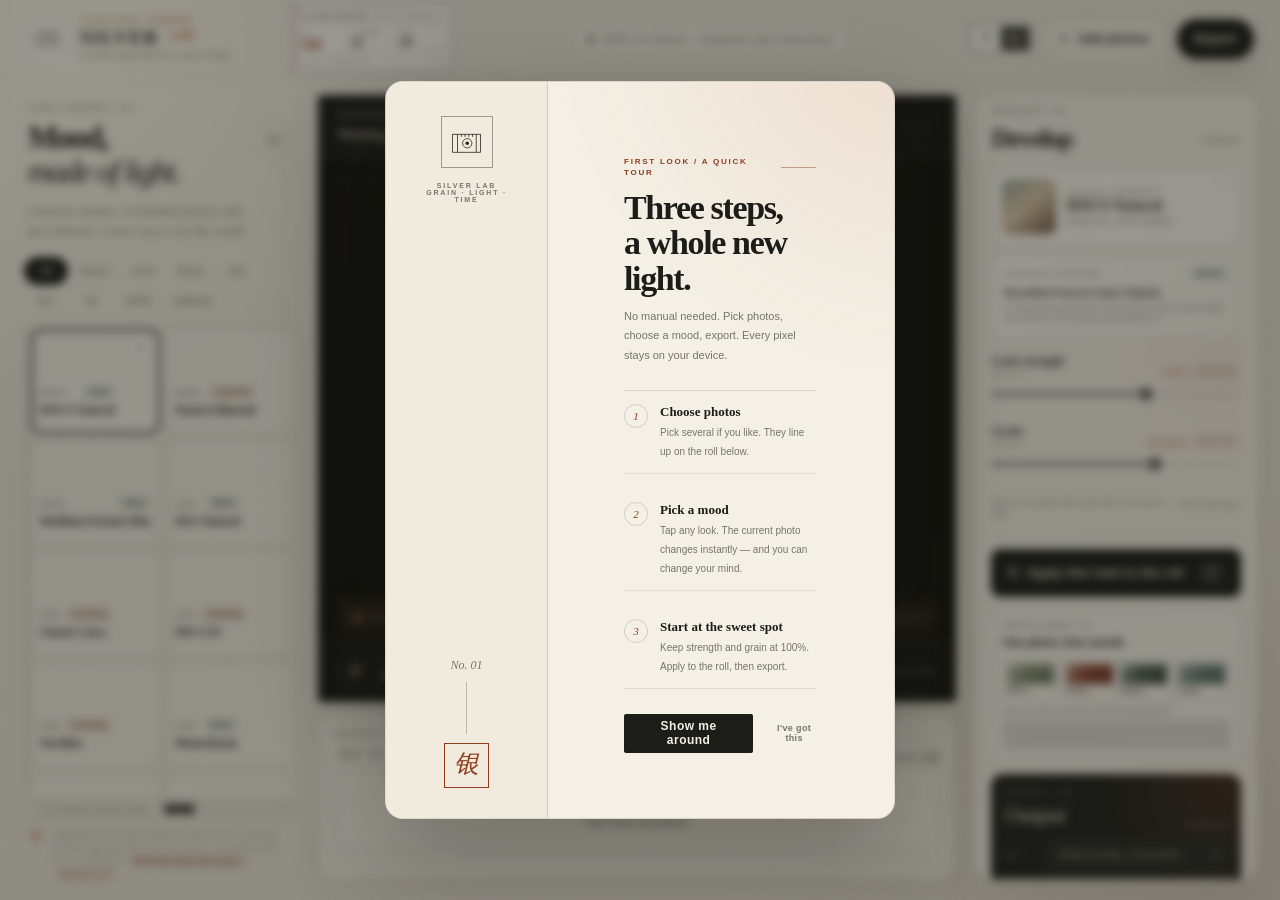
<file: index.html>
<!doctype html>
<html lang="zh-CN">
  <head>
    <meta charset="UTF-8" />
    <meta name="viewport" content="width=device-width, initial-scale=1.0" />
    <meta
      name="description"
      content="银盐调色台：在本地为一批照片快速套用哈苏、徕卡、理光、富士、大疆哈苏、小米徕卡、OPPO哈苏与专业软件影调。"
    />
    <meta property="og:type" content="website" />
    <meta property="og:url" content="https://jasonhongk.github.io/silver-color-lab/" />
    <meta property="og:locale" content="zh_CN" />
    <meta property="og:site_name" content="银盐调色台" />
    <meta property="og:title" content="银盐调色台 · 34 种相机气质" />
    <meta
      property="og:description"
      content="一批照片，一次套上哈苏、徕卡、理光、富士、大疆哈苏与联名手机影调。照片只在浏览器本地处理。"
    />
    <meta
      property="og:image"
      content="https://jasonhongk.github.io/silver-color-lab/og-cover.jpg"
    />
    <meta property="og:image:width" content="1200" />
    <meta property="og:image:height" content="630" />
    <meta property="og:image:alt" content="银盐调色台 34 种相机气质" />
    <meta name="twitter:card" content="summary_large_image" />
    <meta name="twitter:title" content="银盐调色台 · 34 种相机气质" />
    <meta
      name="twitter:description"
      content="一批照片，一次套上哈苏、徕卡、理光、富士、大疆哈苏与联名手机影调。照片只在浏览器本地处理。"
    />
    <meta
      name="twitter:image"
      content="https://jasonhongk.github.io/silver-color-lab/og-cover.jpg"
    />
    <meta name="theme-color" content="#e9e4d8" />
    <title>银盐调色台 · 胶片气质实验室</title>
    <link rel="canonical" href="https://jasonhongk.github.io/silver-color-lab/" />
    <link rel="icon" href="data:image/svg+xml,%3Csvg xmlns='http://www.w3.org/2000/svg' viewBox='0 0 64 64'%3E%3Crect width='64' height='64' rx='14' fill='%231c1c19'/%3E%3Crect x='8' y='16' width='48' height='34' rx='5' fill='%23e9e4d8'/%3E%3Cpath d='M17 16v34M23 16v5M29 16v5M35 16v5M41 16v5M47 16v34' stroke='%231c1c19' stroke-width='3'/%3E%3Ccircle cx='32' cy='33' r='10' fill='%23c16b36'/%3E%3Ccircle cx='32' cy='33' r='5' fill='%231c1c19'/%3E%3C/svg%3E" />
    <link rel="apple-touch-icon" href="icon-192.png" />
    <link rel="manifest" href="site.webmanifest" />
    <style>
      /* First paint: a small darkroom curtain covers the page until the
         packed theme arrives, so there is no flash of an unstyled shell. */
      html, body { margin: 0; min-height: 100%; background: #e9e4d8; color: #1c1d19; }
      .app-shell { min-height: 100vh; }
      .topbar { height: 92px; border-bottom: 1px solid rgba(28, 29, 25, 0.18); }
      .app-shell { opacity: 1; transition: opacity 280ms ease; }
      .booting .app-shell { opacity: 0; visibility: hidden; }
      .boot-veil { position: fixed; z-index: 300; inset: 0; display: grid; place-content: center; justify-items: center; gap: 16px; color: #24231e; background: #e9e4d8; transition: opacity 360ms ease, visibility 360ms ease; }
      .boot-veil-mark { width: 54px; height: 54px; }
      .boot-veil-mark svg { display: block; width: 100%; height: 100%; }
      .boot-veil-copy { display: grid; justify-items: center; gap: 5px; font: 500 28px/1 "Songti SC", "STSong", serif; letter-spacing: 0.05em; }
      .boot-veil-copy b { font-weight: 500; }
      .boot-veil-copy i { color: #ba5b2e; font: italic 700 14px/1 "Avenir Next", "Futura", sans-serif; letter-spacing: 0.1em; }
      .boot-veil-copy small { color: #777469; font: 700 7px/1.3 "Avenir Next", "Futura", sans-serif; letter-spacing: 0.24em; }
      .boot-veil-rule { width: 72px; height: 1px; background: #ba5b2e; opacity: 0.85; transform-origin: left; animation: boot-rule 1.2s ease-in-out infinite; }
      .boot-veil-watch { margin-top: 4px; color: #8d8a7e; font: 600 9px/1.4 "Avenir Next", "Futura", "PingFang SC", sans-serif; letter-spacing: 0.06em; }
      html[data-lang="en"] .boot-veil-watch-zh, html:not([data-lang="en"]) .boot-veil-watch-en { display: none; }
      .boot-veil.is-gone { visibility: hidden; opacity: 0; }
      .boot-veil.markup-failed { display: none; }
      @keyframes boot-rule { 0% { transform: scaleX(0.15); } 60% { transform: scaleX(1); } 100% { transform: scaleX(1); } }
      @media (prefers-reduced-motion: reduce) { .boot-veil-rule { animation: none; } }
    </style>
    <script src="theme-boot.js?v=20261029e"></script>
    <!-- Warm the script the darkroom needs at once, without turning it into
         a render-blocking request; the deferred tag reuses the response. -->
    <link rel="preload" href="app.min.js?v=20261029e" as="script" fetchpriority="high" />
    <link rel="preload" href="i18n.js?v=20261029e" as="script" />
    <!-- One packed theme file: a single request for base + polish + guide styles. -->
    <link rel="stylesheet" href="theme.min.css?v=20261029e" />
  </head>
  <body class="booting">
    <noscript><style>body.booting .app-shell { opacity: 1; visibility: visible; } .boot-veil { display: none; }</style></noscript>

    <div id="bootVeil" class="boot-veil" role="status" aria-label="正在进入暗房">
      <span class="boot-veil-mark" aria-hidden="true">
        <svg viewBox="0 0 44 44"><rect x="3.5" y="11" width="37" height="24" fill="none" stroke="currentColor" /><path d="M10 11v24M15 11v3.5M20 11v3.5M25 11v3.5M30 11v3.5M35 11v24" fill="none" stroke="currentColor" /><circle cx="23" cy="23" r="6.2" fill="none" stroke="currentColor" /><circle cx="23" cy="23" r="2.2" fill="currentColor" /></svg>
      </span>
      <span class="boot-veil-copy">
        <b>银盐 <i>LAB</i></b>
        <small>SILVER HALIDE · DARKROOM</small>
      </span>
      <span class="boot-veil-rule" aria-hidden="true"></span>
      <span class="boot-veil-watch"><span class="boot-veil-watch-zh">正在打开暗房…</span><span class="boot-veil-watch-en">Opening the darkroom…</span></span>
    </div>

    <div class="page-grain" aria-hidden="true"></div>

    <div class="app-shell">
      <header class="topbar">
        <a class="brand" href="#" aria-label="银盐调色台首页" title="回到开头">
          <span class="brand-mark" aria-hidden="true">
            <svg viewBox="0 0 44 44" role="img">
              <rect x="3.5" y="11" width="37" height="24" fill="none" stroke="currentColor" />
              <path d="M10 11v24M15 11v3.5M20 11v3.5M25 11v3.5M30 11v3.5M35 11v24" fill="none" stroke="currentColor" />
              <circle cx="23" cy="23" r="6.2" fill="none" stroke="currentColor" />
              <circle cx="23" cy="23" r="2.2" fill="currentColor" />
            </svg>
          </span>
          <span class="brand-lockup">
            <span class="brand-copy">
              <span class="brand-name"><span data-i18n="brand.name">银盐</span> <i>LAB</i></span>
              <span class="brand-subtitle" data-i18n="brand.subtitle">胶片气质调色台</span>
            </span>
          </span>
        </a>

        <!-- A film-box end label: stock, ISO, exposure latitude and the
             number of exposures in the roll, laid out like real packaging. -->
        <span class="film-box-tag" aria-hidden="true">
          <span class="film-tag-notch"></span>
          <span class="film-tag-row">
            <span class="film-stock-name" data-i18n="film.stock">SILVER HALIDE</span>
            <span class="film-stock-type" data-i18n="film.type">BLACK &amp; WHITE</span>
          </span>
          <span class="film-tag-row film-tag-spec">
            <span class="film-iso"><em>ISO</em><b>400</b></span>
            <span class="film-lat"><em data-i18n="film.lat">LATITUDE</em><b>±2</b></span>
            <span class="film-exp"><em data-i18n="film.exp">EXP</em><b>36</b></span>
          </span>
          <span class="film-tag-foot" data-i18n="film.foot">SB-400 · 36 EXP · DX</span>
        </span>

        <div class="privacy-pill">
          <span class="privacy-dot"></span>
          <span data-i18n="privacy">全本地处理 · 原片不上传</span>
        </div>

        <div class="top-actions">
          <div class="lang-wrap">
            <div class="lang-switch" role="group" aria-label="界面语言 / Interface language">
              <span class="lang-thumb" aria-hidden="true"></span>
              <button class="lang-option is-active" type="button" data-lang="zh" aria-pressed="true"><span>中</span></button>
              <button class="lang-option" type="button" data-lang="en" aria-pressed="false">EN</button>
            </div>
          </div>
          <button class="button button-quiet" id="addPhotosTop" type="button">
            <span aria-hidden="true">＋</span> <span data-i18n="top.add">添加照片</span>
          </button>
          <button class="button button-ink" id="exportTop" type="button">
            <span data-i18n="top.export">导出成片</span>
          </button>
        </div>
      </header>

      <main class="workspace">
        <aside class="library-panel" aria-labelledby="libraryTitle">
          <div class="panel-intro reveal reveal-1">
            <p class="eyebrow" data-i18n="library.eyebrow">LOOK LIBRARY / 01</p>
            <div class="intro-line">
              <h1 id="libraryTitle" class="title-cn">味道，<br />来自光。</h1>
              <h1 class="title-en">Mood,<br /><em>made of light.</em></h1>
              <span class="look-total" id="lookTotal">34</span>
            </div>
            <p class="panel-desc" data-i18n="library.desc">相机、无人机、联名手机与专业软件，换一套看世界的方式。</p>
          </div>

          <div class="brand-tabs reveal reveal-2" id="brandTabs" role="tablist" aria-label="相机风格分类">
            <button class="brand-tab active" data-brand="all" type="button" role="tab" aria-selected="true" data-i18n="brand.all">全部</button>
            <button class="brand-tab" data-brand="hasselblad" type="button" role="tab" aria-selected="false" data-i18n="brand.hasselblad">哈苏</button>
            <button class="brand-tab" data-brand="leica" type="button" role="tab" aria-selected="false" data-i18n="brand.leica">徕卡</button>
            <button class="brand-tab" data-brand="ricoh" type="button" role="tab" aria-selected="false" data-i18n="brand.ricoh">理光</button>
            <button class="brand-tab" data-brand="fujifilm" type="button" role="tab" aria-selected="false" data-i18n="brand.fujifilm">富士</button>
            <button class="brand-tab" data-brand="dji" type="button" role="tab" aria-selected="false" data-i18n="brand.dji">大疆</button>
            <button class="brand-tab" data-brand="xiaomi" type="button" role="tab" aria-selected="false" data-i18n="brand.xiaomi">小米</button>
            <button class="brand-tab" data-brand="oppo" type="button" role="tab" aria-selected="false" data-i18n="brand.oppo">OPPO</button>
            <button class="brand-tab" data-brand="software" type="button" role="tab" aria-selected="false" data-i18n="brand.software">软件</button>
          </div>

          <div class="look-reel" id="lookReel">
            <div class="preset-grid reveal reveal-3" id="presetGrid" role="list" aria-label="调色风格"></div>
            <div class="shelf-scroll" id="shelfScroll">
              <span class="shelf-scroll-label" id="shelfScrollLabel" data-i18n="library.dragHint">按住胶片 · 上下拖动</span>
              <span class="shelf-scroll-track" aria-hidden="true"><i id="shelfScrollThumb"></i></span>
            </div>
          </div>

          <div class="library-foot reveal reveal-4">
            <span class="library-foot-mark">※</span>
            <p>
              <span data-i18n="library.disclaimer">依据公开官方描述、联名工作流与民间经典取向独立调色，并非品牌官方 LUT 或认证。</span>
              <a class="basis-link" href="about.html" target="_blank" rel="noreferrer"><span data-i18n="library.basis">查看调色依据</span> ↗</a>
              <button class="basis-link guide-replay" id="guideReplay" type="button" data-i18n="library.replay">再看一遍用法</button>
            </p>
          </div>
        </aside>

        <section class="studio" aria-label="调色预览工作区">
          <div class="stage-card reveal reveal-2" id="dropZone">
            <div class="stage-head">
              <div class="stage-title">
                <span class="eyebrow" data-i18n="stage.eyebrow">DARKROOM / 02</span>
                <div class="filename-row">
                  <strong id="currentFilename" data-i18n="stage.waiting">等待照片</strong>
                  <span class="file-dimension" id="currentDimension">JPG · PNG · WebP</span>
                </div>
              </div>
              <div class="stage-tools">
                  <button class="stage-add-photo" id="stageHeadAdd" type="button" aria-label="添加照片" data-i18n-aria="mobile.addPhoto">
                    <svg viewBox="0 0 16 16" aria-hidden="true"><path d="M8 3v10M3 8h10" /></svg>
                    <span data-i18n="mobile.addPhoto">加照片</span>
                  </button>
                <button class="icon-button" id="prevPhoto" type="button" aria-label="上一张照片" data-i18n-aria="stage.prev" disabled>
                  <svg viewBox="0 0 24 24" aria-hidden="true"><path d="m14.5 5-7 7 7 7" /></svg>
                </button>
                <span class="photo-counter" id="photoCounter">00 / 00</span>
                <button class="icon-button" id="nextPhoto" type="button" aria-label="下一张照片" data-i18n-aria="stage.next" disabled>
                  <svg viewBox="0 0 24 24" aria-hidden="true"><path d="m9.5 5 7 7-7 7" /></svg>
                </button>
              </div>
            </div>

            <section class="mobile-look-dock" id="mobileLookDock" aria-label="选择调色风格">
              <div class="mobile-dock-head">
                <span class="eyebrow" data-i18n="dock.eyebrow">LOOKS / 随手换一套</span>
                <span class="mobile-dock-count" id="mobileDockCount">34 looks</span>
              </div>
              <div class="mobile-dock-body">
                <div class="mobile-brand-tabs" id="mobileBrandTabs" role="tablist" aria-label="相机风格分类"></div>
                <div class="mobile-look-rail" id="mobileLookRail" role="list"></div>
              </div>
            </section>

            <div class="stage" id="stage">
              <div class="empty-state" id="emptyState">
                <div class="empty-visual" aria-hidden="true">
                  <span class="empty-frame frame-back"></span>
                  <span class="empty-frame frame-mid"></span>
                  <span class="empty-frame frame-front">
                    <span class="empty-lens"></span>
                    <span class="empty-light"></span>
                  </span>
                </div>
                <p class="eyebrow" data-i18n="empty.eyebrow">DROP YOUR MOMENTS HERE</p>
                <h2 data-i18n="empty.title">把照片放进暗房</h2>
                <p class="empty-copy" data-i18n="empty.copy">可以一次选多张。选好后，挑一种气质，再按“套到全部”。</p>
                <button class="button button-accent button-large" id="emptyAdd" type="button">
                  <svg class="button-photo-icon" viewBox="0 0 20 16" aria-hidden="true">
                    <path d="M1 4h4l1.5-2h7L15 4h4v11H1Z" />
                    <circle cx="10" cy="9.5" r="3.2" />
                  </svg>
                  <span data-i18n="empty.choose">选择照片</span>
                </button>
                <div class="format-note">
                  <span data-i18n="empty.local">本地读取</span>
                  <span data-i18n="empty.batch">批量处理</span>
                  <span data-i18n="empty.original">不损原片</span>
                </div>
              </div>

              <div class="preview-wrap" id="previewWrap" hidden>
                <div class="preview-zoom" id="previewZoom">
                  <div class="preview-zoom-layer" id="previewZoomLayer">
                    <canvas id="beforeCanvas" aria-label="原片预览" data-i18n-aria="preview.before"></canvas>
                    <div class="preview-zoom-after">
                      <canvas class="after-canvas" id="afterCanvas" aria-label="调色后预览" data-i18n-aria="preview.after"></canvas>
                    </div>
                    <span class="corner-label corner-label-left">AFTER</span>
                    <span class="corner-label corner-label-right">BEFORE</span>
                  </div>
                </div>
                <div class="preview-label preview-label-before" id="previewLookLabel" data-i18n="preview.afterLabel">调色后</div>
                <div class="preview-label preview-label-after" data-i18n="preview.beforeLabel">原片</div>
                <div class="split-line" id="splitLine" aria-hidden="true">
                  <span class="split-handle">
                    <svg viewBox="0 0 32 32" aria-hidden="true">
                      <path d="m12 10-5 6 5 6M20 10l5 6-5 6" />
                    </svg>
                  </span>
                </div>
                <input
                  class="split-range"
                  id="splitRange"
                  type="range"
                  min="0"
                  max="100"
                  value="48"
                  aria-label="拖动查看调色前后对比"
                  data-i18n-aria="preview.split"
                />
              </div>

              <div class="stage-desk" id="zoomDock" role="toolbar" aria-label="照片缩放" data-i18n-aria="zoom.group">
                <span class="stage-desk-title">
                  <i aria-hidden="true"></i>
                  <span data-i18n="zoom.group">照片缩放</span>
                </span>
                <div class="zoom-rocker">
                  <button class="desk-button desk-out" id="zoomOut" type="button" aria-label="缩小照片" data-i18n-aria="zoom.out">
                    <svg viewBox="0 0 16 16" aria-hidden="true"><path d="M4 8h8" /></svg>
                  </button>
                  <button class="desk-button desk-fit" id="zoomFit" type="button" aria-label="适应窗口，完整显示照片" data-i18n-aria="zoom.reset">
                    <svg viewBox="0 0 16 16" aria-hidden="true"><path d="M2.5 6V2.5H6M10 2.5h3.5V6M13.5 10v3.5H10M6 13.5H2.5V10M6.1 6.1l1.4 1.4M9.9 6.1L8.5 7.5M6.1 9.9l1.4-1.4M9.9 9.9L8.5 8.5" /></svg>
                    <span data-i18n="zoom.fit">适应</span>
                    <output id="zoomValue" aria-live="polite">100%</output>
                  </button>
                  <button class="desk-button desk-in" id="zoomIn" type="button" aria-label="放大照片" data-i18n-aria="zoom.in">
                    <svg viewBox="0 0 16 16" aria-hidden="true"><path d="M4 8h8M8 4v8" /></svg>
                  </button>
                </div>
                <span class="stage-desk-hint" data-i18n="zoom.hint">滚轮缩放 · 按住照片拖动 · 双击复位</span>
                <span class="stage-desk-meter" aria-hidden="true">
                  <i></i><i></i><i></i><i></i><i></i>
                </span>
              </div>

              <div class="drop-cue" id="dropCue">
                <span class="drop-cue-icon" aria-hidden="true">
                  <svg viewBox="0 0 20 16"><path d="M1 4h4l1.5-2h7L15 4h4v11H1Z" /><circle cx="10" cy="9.5" r="3.2" /></svg>
                </span>
                <strong data-i18n="drop.title">松手，开始冲印</strong>
                <small data-i18n="drop.copy">支持一次拖入多张照片</small>
              </div>

              <div class="stage-stamp" aria-hidden="true">
                <span>LOCAL</span>
                <span>ONLY</span>
                <i>NO. 24</i>
              </div>
            </div>

            <div class="stage-foot">
              <div class="active-look-readout">
                <span class="readout-seal" id="readoutSeal">H</span>
                <div>
                  <span class="readout-kicker" id="readoutBrand">哈苏 · HASSELBLAD</span>
                  <strong id="readoutName">HNCS 自然</strong>
                </div>
                <small class="readout-apply-state" id="readoutApplyState">本张已套用</small>
              </div>
              <div class="stage-hint">
                <span class="hint-line"></span>
                <span data-i18n="stage.hint">拖动中线看原片 · ← → 换照片 · B 看原片</span>
              </div>
            </div>

            <div class="stage-photo-actions" aria-label="当前照片" data-i18n-aria="mobile.photoActions">
              <button id="stageReplace" type="button">
                <svg viewBox="0 0 16 16" aria-hidden="true"><path d="M2.5 8a5.5 5.5 0 0 1 9.4-3.9M13.5 8a5.5 5.5 0 0 1-9.4 3.9M11.9 1.5v2.6H9.3M4.1 14.5v-2.6h2.6" /></svg>
                <span data-i18n="mobile.replace">换这张</span>
              </button>
              <button id="stageRemove" type="button">
                <svg viewBox="0 0 16 16" aria-hidden="true"><path d="M2.5 4h11M6 4V2.5h4V4M3.8 4l.6 9h7.2l.6-9M6.6 6.5v4.5M9.4 6.5v4.5" /></svg>
                <span data-i18n="mobile.remove">移除这张</span>
              </button>
            </div>

            <details class="stage-tweak" aria-label="微调当前风格">
              <div class="stage-tweak-title">
                <summary><span class="eyebrow" data-i18n="tweak.eyebrow">TWEAK / 微调</span></summary>
                <span data-i18n="tweak.copy">推荐值 100 / 100，一般不用动。</span>
              </div>
              <label class="stage-tweak-row" for="stageStrength">
                <span data-i18n="slider.strength">风格强度</span>
                <input class="range-control" id="stageStrength" type="range" min="0" max="160" value="100" />
                <output id="stageStrengthValue" for="stageStrength">100%</output>
              </label>
              <label class="stage-tweak-row" for="stageGrain">
                <span data-i18n="slider.grain">颗粒感</span>
                <input class="range-control" id="stageGrain" type="range" min="0" max="150" value="100" />
                <output id="stageGrainValue" for="stageGrain">标准</output>
              </label>
            </details>

            <nav class="stage-depth-bar" id="stageDepthBar" aria-label="暗房操作">
              <div class="mobile-stage-quick">
                <button id="mobileQuickRoll" type="button" data-i18n="mobile.roll">片卷</button>
                <span class="mobile-quick-actions">
                  <button id="mobileQuickReplace" type="button" data-i18n="mobile.replace">换这张</button>
                  <button id="mobileQuickRemove" type="button" data-i18n="mobile.remove">移除这张</button>
                </span>
              </div>
              <div class="mobile-stage-utilities">
                <button id="mobileSheetRoll" type="button">
                  <span data-i18n="mobile.roll">片卷</span>
                  <em id="mobileRollCount">0</em>
                </button>
                <button id="mobileSheetAdd" type="button">
                  <span data-i18n="mobile.addPhoto">加照片</span>
                  <em aria-hidden="true">+</em>
                </button>
                <button id="mobileSheetSettings" type="button" data-i18n="mobile.advanced">进阶</button>
              </div>
              <div class="mobile-stage-apply">
                <button id="mobileApplyAll" class="mobile-apply-all" type="button">
                  <span id="mobileApplyAllLabel" data-i18n="sync.apply">把当前风格套到全部</span>
                  <em id="mobileApplyAllCount">0</em>
                </button>
                <span class="mobile-scope" id="mobileScope" data-i18n="sync.thisOne">仅这张已套用</span>
              </div>
              <div class="mobile-stage-export">
                <button id="mobileExportOne" class="mobile-export-one" type="button" data-i18n="mobile.exportOne">只出这张</button>
                <button id="mobileExportAll" class="primary" type="button">
                  <span data-i18n="mobile.exportAll">导出整条片卷</span>
                  <em id="mobileExportCount">0</em>
                </button>
              </div>
            </nav>
          </div>

          <section class="filmstrip-card reveal reveal-3 mobile-studio-sheet" aria-labelledby="filmstripTitle">
            <div class="filmstrip-head">
              <div>
                <span class="eyebrow" data-i18n="film.eyebrow">CONTACT SHEET / 03</span>
                <h2 id="filmstripTitle"><span data-i18n="film.title">片卷</span> <span id="filmstripCount">00</span></h2>
              </div>
              <button class="text-button" id="filmstripAdd" type="button">
                <span data-i18n="film.add">继续添加</span>
                <svg class="button-photo-icon" viewBox="0 0 20 16" aria-hidden="true">
                  <path d="M1 4h4l1.5-2h7L15 4h4v11H1Z" />
                  <circle cx="10" cy="9.5" r="3.2" />
                </svg>
              </button>
            </div>
            <div class="filmstrip" id="filmstrip">
              <button class="filmstrip-empty" id="filmstripEmpty" type="button">
                <span class="filmstrip-sprocket" aria-hidden="true"></span>
                <span data-i18n="film.empty">这里会排好你的整条片卷</span>
                <strong data-i18n="film.emptyCta">先放几张照片进来</strong>
              </button>
            </div>
          </section>
        </section>

        <aside class="controls-panel" aria-labelledby="controlsTitle">
          <div class="controls-intro reveal reveal-2">
            <p class="eyebrow" data-i18n="controls.eyebrow">DEVELOP / 04</p>
            <div class="controls-heading-row">
              <h2 id="controlsTitle" data-i18n="controls.title">冲印控制</h2>
              <span class="control-count" id="controlCount">0 张</span>
            </div>
          </div>

          <section class="current-look-card reveal reveal-3" aria-label="当前风格" data-i18n-aria="controls.current">
            <div class="look-swatch" id="lookSwatch" aria-hidden="true">
              <span>H</span>
            </div>
            <div class="look-card-copy">
              <span id="lookCardBrand">哈苏 · HASSELBLAD</span>
              <strong id="lookCardName">HNCS 自然</strong>
              <small id="lookCardTagline">奶油高光 · 克制色彩</small>
            </div>
            <span class="look-card-index" id="lookCardIndex">01</span>
          </section>

          <section class="look-basis-card reveal reveal-3" aria-label="调色依据">
            <div class="look-basis-head">
              <span class="look-basis-label"><span data-i18n="basis.label">调色依据</span> / LOOK BASIS</span>
              <span class="look-basis-badge is-official" id="lookBasisBadge">官方取向</span>
            </div>
            <strong id="lookSourceName">Hasselblad Natural Colour Solution</strong>
            <p id="lookNotes">按官方强调的自然色、平滑层次与肤色连续性做独立近似。</p>
          </section>

          <section class="slider-section reveal reveal-3" aria-label="全局调色参数">
            <div class="slider-row">
              <label for="strengthSlider">
                <span data-i18n="slider.strength">风格强度</span>
                <small data-i18n="slider.strengthHint">哈苏、徕卡、理光、富士的官方或经典取向</small>
              </label>
              <span class="slider-value">
                <output id="strengthValue" for="strengthSlider">100%</output>
                <em class="slider-star" data-i18n="slider.recommended">推荐</em>
              </span>
            </div>
            <input class="range-control" id="strengthSlider" type="range" min="0" max="160" value="100" />

            <div class="slider-row slider-row-gap">
              <label for="grainSlider">
                <span data-i18n="slider.grain">颗粒感</span>
                <small data-i18n="slider.grainHint">按相机底片气质减弱</small>
              </label>
              <span class="slider-value">
                <output id="grainValue" for="grainSlider">标准</output>
                <em class="slider-star" data-i18n="slider.recommended">推荐</em>
              </span>
            </div>
            <input class="range-control" id="grainSlider" type="range" min="0" max="150" value="100" />

            <div class="recommend-row">
              <span id="recommendNote">先用推荐值看一遍，再按喜好微调。</span>
              <button class="recommend-reset" id="recommendReset" type="button" data-i18n="slider.reset">回到推荐值</button>
            </div>
          </section>

          <button class="button button-sync reveal reveal-3" id="applyAll" type="button" disabled>
            <span>
              <i aria-hidden="true">↻</i>
              <span data-i18n="sync.apply">把当前风格套到全部</span>
            </span>
            <em id="applyAllCount">0</em>
          </button>

          <section class="four-look-card reveal reveal-4">
            <div class="contact-proof-head">
              <span class="eyebrow">CONTACT PROOF / 04</span>
              <h3 data-i18n="four.title">一张照片，四种气质</h3>
            </div>
            <!-- The same four brands, drawn as numbered frames on a contact
                 sheet. Each frame is a live proof of the current photo. -->
            <div class="four-brands" id="fourProofs" aria-label="四种冲印版本">
              <figure class="proof-frame chip-h">
                <i class="proof-window"></i>
                <span class="proof-letter">H</span>
                <span class="proof-name">哈苏</span>
                <b>01</b>
              </figure>
              <figure class="proof-frame chip-l">
                <i class="proof-window"></i>
                <span class="proof-letter">L</span>
                <span class="proof-name">徕卡</span>
                <b>02</b>
              </figure>
              <figure class="proof-frame chip-r">
                <i class="proof-window"></i>
                <span class="proof-letter">R</span>
                <span class="proof-name">理光</span>
                <b>03</b>
              </figure>
              <figure class="proof-frame chip-f">
                <i class="proof-window"></i>
                <span class="proof-letter">F</span>
                <span class="proof-name">富士</span>
                <b>04</b>
              </figure>
            </div>
            <div class="proof-foot">
              <span id="fourLookCount">0 张照片 → 0 个版本</span>
              <button class="proof-strip-button" id="fourLookExport" type="button" disabled>
                <span class="proof-sprockets" aria-hidden="true"><i></i><i></i><i></i></span>
                <span data-i18n="four.export">冲印整条片卷</span> <span class="proof-arrow" aria-hidden="true">↗</span>
              </button>
            </div>
          </section>

          <section class="export-card reveal reveal-4" aria-labelledby="exportTitle">
            <div class="export-heading">
              <div>
                <span class="eyebrow">OUTPUT / 05</span>
                <h2 id="exportTitle" data-i18n="output.title">出片</h2>
              </div>
              <span class="output-estimate" id="outputEstimate">尚未选片</span>
            </div>

            <div class="select-row">
              <label for="sizeSelect" data-i18n="output.size">尺寸</label>
              <select id="sizeSelect">
                <option value="4096" data-i18n="output.size4096">长边 4096px · 推荐</option>
                <option value="6000" data-i18n="output.size6000">长边 6000px · 精细</option>
                <option value="2560" data-i18n="output.size2560">长边 2560px · 轻量</option>
                <option value="original" data-i18n="output.sizeOriginal">保持原始尺寸</option>
              </select>
            </div>

            <div class="select-row">
              <label for="formatSelect" data-i18n="output.format">格式</label>
              <select id="formatSelect">
                <option value="jpeg" data-i18n="output.jpeg">JPG · 体积小</option>
                <option value="png" data-i18n="output.png">PNG · 无损</option>
              </select>
            </div>

            <div class="quality-row" id="qualityRow">
              <label for="qualitySlider"><span data-i18n="output.quality">JPG 画质</span> <output id="qualityValue">94</output></label>
              <input class="range-control range-control-dark" id="qualitySlider" type="range" min="70" max="100" value="94" />
            </div>

            <button class="button button-export" id="exportAll" type="button" disabled>
              <span data-i18n="output.exportAll">导出整条片卷</span>
              <span class="export-button-count" id="exportButtonCount">0 张</span>
            </button>
            <button class="text-button export-one" id="exportOne" type="button" disabled>
              <span data-i18n="output.exportOne">只导出当前这一张</span>
            </button>
            <div class="download-ready" id="downloadReady" hidden>
              <div class="download-ready-copy">
                <svg class="download-ready-mark" viewBox="0 0 20 20" aria-hidden="true">
                  <path d="M3 16h14M6 9l4 4 4-4M10 2v11" />
                </svg>
                <div>
                  <strong id="downloadReadyTitle">冲印完成</strong>
                  <span id="downloadReadyDetail">文件已准备好</span>
                </div>
              </div>
              <button class="button button-accent" id="downloadAgain" type="button" data-i18n="output.saveZip">保存 ZIP</button>
            </div>
          </section>
        </aside>
      </main>
    </div>

    <input id="fileInput" type="file" accept="image/jpeg,image/png,image/webp,image/heic,image/heif,image/*" multiple hidden />

    <div class="toast-stack" id="toastStack" aria-live="polite" aria-atomic="true"></div>

    <div class="processing-layer" id="processingLayer" hidden>
      <div class="processing-card" role="status" aria-live="polite">
        <div class="processing-reel" aria-hidden="true">
          <span></span><span></span><span></span><span></span><span></span><span></span>
          <i></i>
        </div>
        <p class="eyebrow">DEVELOPING</p>
        <h2 id="processingTitle">正在冲印</h2>
        <p id="processingDetail">照片还在显影，请稍等片刻。</p>
        <div class="progress-track"><span id="progressBar"></span></div>
        <div class="progress-meta">
          <span id="progressPercent">0%</span>
          <button class="text-button" id="cancelExport" type="button" data-i18n="processing.cancel">取消</button>
        </div>
      </div>
    </div>

    <noscript>
      <div class="noscript">这个调色台需要启用 JavaScript。 / This darkroom needs JavaScript enabled.</div>
    </noscript>

    <script src="i18n.js?v=20261029e" defer></script>
    <script>
      // After first paint, quietly pull the big HEIC decoder so the first
      // iPhone photo never waits on a 1.3 MB download.
      window.addEventListener("load", () => {
        const phone =
          /iPhone|iPad|iPod/i.test(navigator.userAgent) ||
          (navigator.userAgentData &&
            navigator.userAgentData.platform &&
            /iOS|Android/i.test(navigator.userAgentData.platform));
        if (!phone || window.heic2any) return;
        // The connection is quiet by now: fetch the decoder into the HTTP
        // cache, not just the speculative prefetch cache Pages may discard.
        fetch("heic2any.min.js", { cache: "force-cache", priority: "low", mode: "same-origin" }).catch(() => {});
      });
    </script>
    <!-- The app shell is what makes the darkroom usable: fetch it first. -->
    <script src="app.min.js?v=20261029e" defer fetchpriority="high"></script>
    <script>
      // Never leave the curtain or the look shelf dead because one request failed.
      window.setTimeout(() => {
        let appStarted = false;
        try {
          appStarted = !!window.__silverHomeReady;
        } catch {
          appStarted = false;
        }
        if (appStarted) return;
        document.body.classList.remove("booting");
        document.getElementById("bootVeil")?.classList.add("is-gone");
        if (!window.__silverAppFallback) {
          window.__silverAppFallback = true;
          const fallback = document.createElement("script");
          fallback.src = "app.js?v=20261029e";
          fallback.defer = true;
          document.head.append(fallback);
        }
      }, 8000);
    </script>
  </body>
</html>
</file>
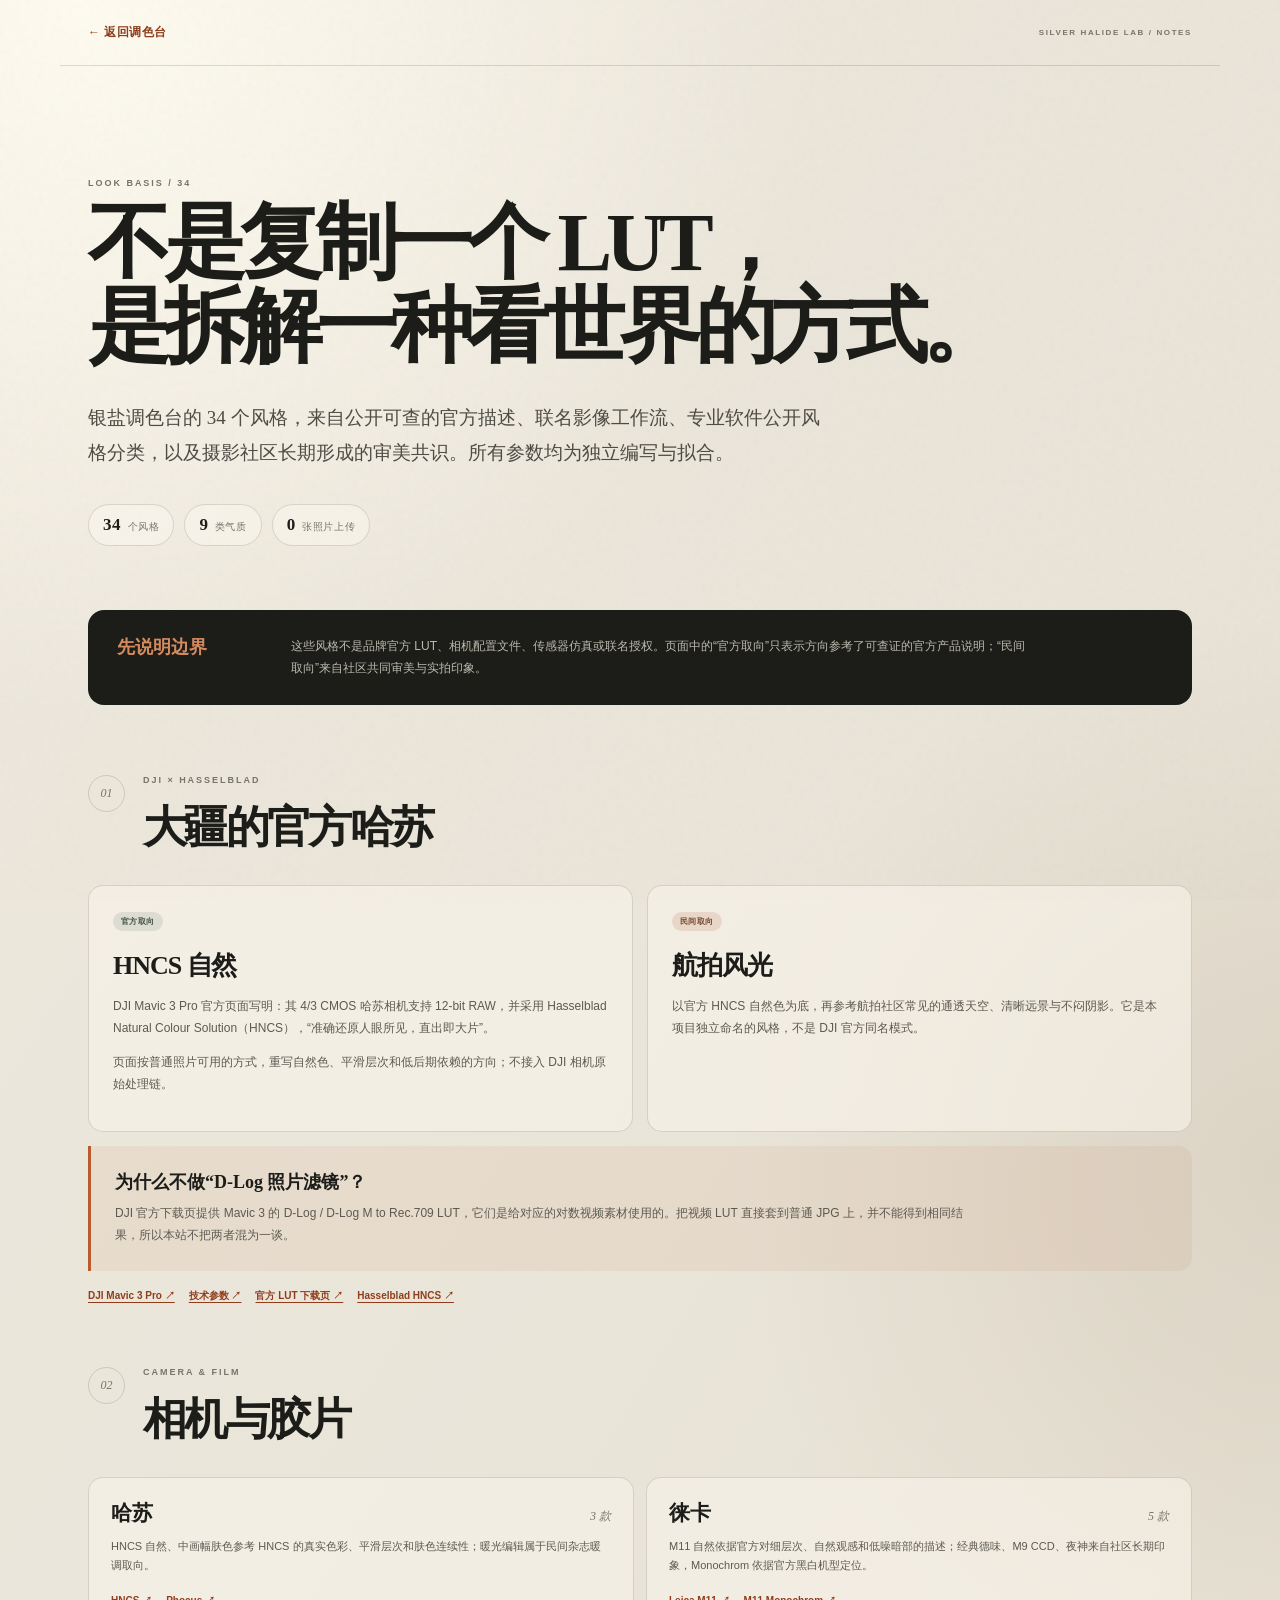
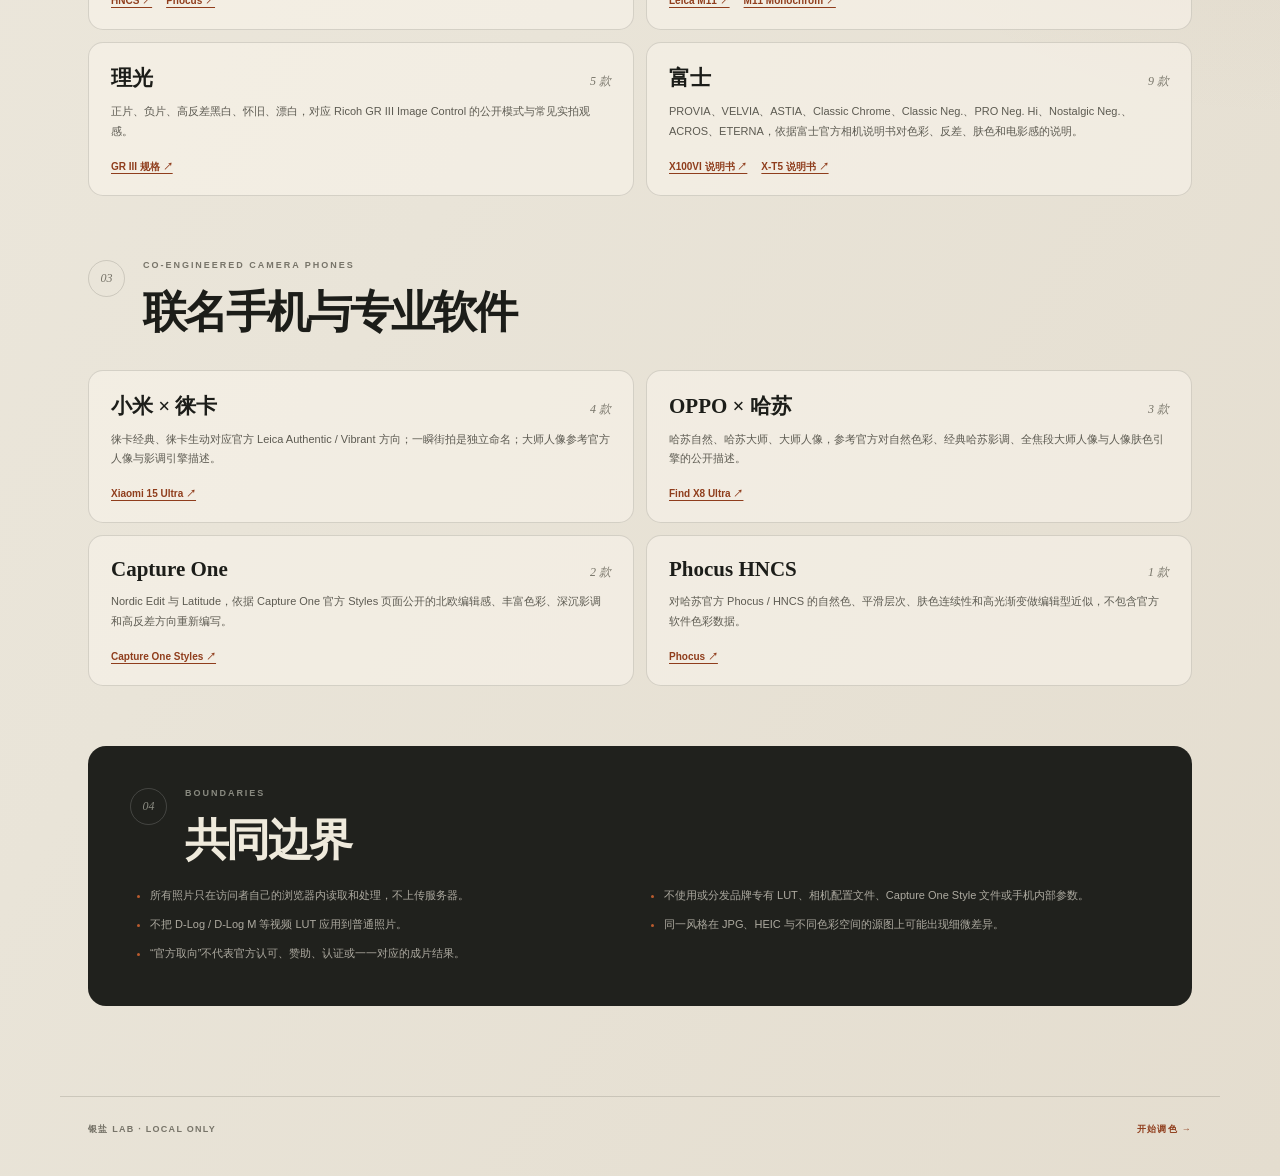
<file: about.html>
<!doctype html>
<html lang="zh-CN">
  <head>
    <meta charset="UTF-8" />
    <meta name="viewport" content="width=device-width, initial-scale=1.0" />
    <meta
      name="description"
      content="银盐调色台的 34 个风格依据、官方资料来源、DJI HNCS 与 D-Log LUT 边界说明。"
    />
    <meta property="og:type" content="article" />
    <meta property="og:url" content="https://jasonhongk.github.io/silver-color-lab/about.html" />
    <meta property="og:locale" content="zh_CN" />
    <meta property="og:site_name" content="银盐调色台" />
    <meta property="og:title" content="调色依据 · 银盐调色台" />
    <meta
      property="og:description"
      content="34 个风格的官方与民间依据，以及大疆 HNCS、D-Log LUT 和品牌联名的边界说明。"
    />
    <meta
      property="og:image"
      content="https://jasonhongk.github.io/silver-color-lab/og-cover.jpg"
    />
    <meta name="twitter:card" content="summary_large_image" />
    <meta name="twitter:title" content="调色依据 · 银盐调色台" />
    <meta
      name="twitter:image"
      content="https://jasonhongk.github.io/silver-color-lab/og-cover.jpg"
    />
    <meta name="theme-color" content="#e9e4d8" />
    <title>调色依据 · 银盐调色台</title>
    <link rel="canonical" href="https://jasonhongk.github.io/silver-color-lab/about.html" />
    <link rel="icon" href="data:image/svg+xml,%3Csvg xmlns='http://www.w3.org/2000/svg' viewBox='0 0 64 64'%3E%3Crect width='64' height='64' rx='14' fill='%231c1c19'/%3E%3Crect x='8' y='16' width='48' height='34' rx='5' fill='%23e9e4d8'/%3E%3Cpath d='M17 16v34M23 16v5M29 16v5M35 16v5M41 16v5M47 16v34' stroke='%231c1c19' stroke-width='3'/%3E%3Ccircle cx='32' cy='33' r='10' fill='%23c16b36'/%3E%3Ccircle cx='32' cy='33' r='5' fill='%231c1c19'/%3E%3C/svg%3E" />
    <link rel="apple-touch-icon" href="icon-192.png" />
    <link rel="manifest" href="site.webmanifest" />
    <link rel="stylesheet" href="about.css" />
  </head>
  <body>
    <div class="paper-grain" aria-hidden="true"></div>
    <header class="about-header">
      <a class="back-link" href="index.html">← 返回调色台</a>
      <span class="about-mark">SILVER HALIDE LAB / NOTES</span>
    </header>

    <main>
      <section class="hero">
        <p class="eyebrow">LOOK BASIS / 34</p>
        <h1>不是复制一个 LUT，<br />是拆解一种看世界的方式。</h1>
        <p class="hero-copy">
          银盐调色台的 34 个风格，来自公开可查的官方描述、联名影像工作流、专业软件公开风格分类，以及摄影社区长期形成的审美共识。所有参数均为独立编写与拟合。
        </p>
        <div class="hero-stats" aria-label="调色台概况">
          <span><strong>34</strong> 个风格</span>
          <span><strong>9</strong> 类气质</span>
          <span><strong>0</strong> 张照片上传</span>
        </div>
      </section>

      <section class="notice" aria-label="重要边界">
        <strong>先说明边界</strong>
        <p>
          这些风格不是品牌官方 LUT、相机配置文件、传感器仿真或联名授权。页面中的“官方取向”只表示方向参考了可查证的官方产品说明；“民间取向”来自社区共同审美与实拍印象。
        </p>
      </section>

      <section class="section section-dji" aria-labelledby="dji-title">
        <div class="section-heading">
          <span class="section-index">01</span>
          <div>
            <p class="eyebrow">DJI × HASSELBLAD</p>
            <h2 id="dji-title">大疆的官方哈苏</h2>
          </div>
        </div>
        <div class="dji-grid">
          <article class="feature-card">
            <span class="badge is-official">官方取向</span>
            <h3>HNCS 自然</h3>
            <p>
              DJI Mavic 3 Pro 官方页面写明：其 4/3 CMOS 哈苏相机支持 12-bit RAW，并采用 Hasselblad Natural Colour Solution（HNCS），“准确还原人眼所见，直出即大片”。
            </p>
            <p>
              页面按普通照片可用的方式，重写自然色、平滑层次和低后期依赖的方向；不接入 DJI 相机原始处理链。
            </p>
          </article>
          <article class="feature-card">
            <span class="badge is-community">民间取向</span>
            <h3>航拍风光</h3>
            <p>
              以官方 HNCS 自然色为底，再参考航拍社区常见的通透天空、清晰远景与不闷阴影。它是本项目独立命名的风格，不是 DJI 官方同名模式。
            </p>
          </article>
        </div>
        <div class="technical-note">
          <h3>为什么不做“D-Log 照片滤镜”？</h3>
          <p>
            DJI 官方下载页提供 Mavic 3 的 D-Log / D-Log M to Rec.709 LUT，它们是给对应的对数视频素材使用的。把视频 LUT 直接套到普通 JPG 上，并不能得到相同结果，所以本站不把两者混为一谈。
          </p>
        </div>
        <div class="source-row" aria-label="大疆与哈苏来源">
          <a href="https://www.dji.com/cn/mavic-3-pro" target="_blank" rel="noreferrer">DJI Mavic 3 Pro ↗</a>
          <a href="https://www.dji.com/cn/mavic-3-pro/specs" target="_blank" rel="noreferrer">技术参数 ↗</a>
          <a href="https://www.dji.com/cn/mavic-3-pro/downloads" target="_blank" rel="noreferrer">官方 LUT 下载页 ↗</a>
          <a href="https://www.hasselblad.com/learn/hasselblad-natural-colour-solution/" target="_blank" rel="noreferrer">Hasselblad HNCS ↗</a>
        </div>
      </section>

      <section class="section" aria-labelledby="camera-title">
        <div class="section-heading">
          <span class="section-index">02</span>
          <div>
            <p class="eyebrow">CAMERA & FILM</p>
            <h2 id="camera-title">相机与胶片</h2>
          </div>
        </div>
        <div class="basis-list">
          <article>
            <div class="basis-title"><h3>哈苏</h3><span>3 款</span></div>
            <p>HNCS 自然、中画幅肤色参考 HNCS 的真实色彩、平滑层次和肤色连续性；暖光编辑属于民间杂志暖调取向。</p>
            <div class="source-row">
              <a href="https://www.hasselblad.com/learn/hasselblad-natural-colour-solution/" target="_blank" rel="noreferrer">HNCS ↗</a>
              <a href="https://www.hasselblad.com/phocus/" target="_blank" rel="noreferrer">Phocus ↗</a>
            </div>
          </article>
          <article>
            <div class="basis-title"><h3>徕卡</h3><span>5 款</span></div>
            <p>M11 自然依据官方对细层次、自然观感和低噪暗部的描述；经典德味、M9 CCD、夜神来自社区长期印象，Monochrom 依据官方黑白机型定位。</p>
            <div class="source-row">
              <a href="https://leica-camera.com/en-int/photography/cameras/m/m11-black" target="_blank" rel="noreferrer">Leica M11 ↗</a>
              <a href="https://leica-camera.com/en-int/photography/cameras/m/m11-monochrom" target="_blank" rel="noreferrer">M11 Monochrom ↗</a>
            </div>
          </article>
          <article>
            <div class="basis-title"><h3>理光</h3><span>5 款</span></div>
            <p>正片、负片、高反差黑白、怀旧、漂白，对应 Ricoh GR III Image Control 的公开模式与常见实拍观感。</p>
            <div class="source-row">
              <a href="https://www.ricoh-imaging.co.jp/english/products/gr-3/spec/" target="_blank" rel="noreferrer">GR III 规格 ↗</a>
            </div>
          </article>
          <article>
            <div class="basis-title"><h3>富士</h3><span>9 款</span></div>
            <p>PROVIA、VELVIA、ASTIA、Classic Chrome、Classic Neg.、PRO Neg. Hi、Nostalgic Neg.、ACROS、ETERNA，依据富士官方相机说明书对色彩、反差、肤色和电影感的说明。</p>
            <div class="source-row">
              <a href="https://fujifilm-dsc.com/en/manual/x100vi/menu_shooting/image_quality_setting/index.html" target="_blank" rel="noreferrer">X100VI 说明书 ↗</a>
              <a href="https://fujifilm-dsc.com/en/manual/x-t5/menu_shooting/image_quality_setting/index.html" target="_blank" rel="noreferrer">X-T5 说明书 ↗</a>
            </div>
          </article>
        </div>
      </section>

      <section class="section" aria-labelledby="phone-title">
        <div class="section-heading">
          <span class="section-index">03</span>
          <div>
            <p class="eyebrow">CO-ENGINEERED CAMERA PHONES</p>
            <h2 id="phone-title">联名手机与专业软件</h2>
          </div>
        </div>
        <div class="basis-list two-column">
          <article>
            <div class="basis-title"><h3>小米 × 徕卡</h3><span>4 款</span></div>
            <p>徕卡经典、徕卡生动对应官方 Leica Authentic / Vibrant 方向；一瞬街拍是独立命名；大师人像参考官方人像与影调引擎描述。</p>
            <div class="source-row">
              <a href="https://www.mi.com/global/product/xiaomi-15-ultra/" target="_blank" rel="noreferrer">Xiaomi 15 Ultra ↗</a>
            </div>
          </article>
          <article>
            <div class="basis-title"><h3>OPPO × 哈苏</h3><span>3 款</span></div>
            <p>哈苏自然、哈苏大师、大师人像，参考官方对自然色彩、经典哈苏影调、全焦段大师人像与人像肤色引擎的公开描述。</p>
            <div class="source-row">
              <a href="https://www.oppo.com/cn/smartphones/series-find-x/find-x8-ultra/" target="_blank" rel="noreferrer">Find X8 Ultra ↗</a>
            </div>
          </article>
          <article>
            <div class="basis-title"><h3>Capture One</h3><span>2 款</span></div>
            <p>Nordic Edit 与 Latitude，依据 Capture One 官方 Styles 页面公开的北欧编辑感、丰富色彩、深沉影调和高反差方向重新编写。</p>
            <div class="source-row">
              <a href="https://www.captureone.com/en/products/styles" target="_blank" rel="noreferrer">Capture One Styles ↗</a>
            </div>
          </article>
          <article>
            <div class="basis-title"><h3>Phocus HNCS</h3><span>1 款</span></div>
            <p>对哈苏官方 Phocus / HNCS 的自然色、平滑层次、肤色连续性和高光渐变做编辑型近似，不包含官方软件色彩数据。</p>
            <div class="source-row">
              <a href="https://www.hasselblad.com/phocus/" target="_blank" rel="noreferrer">Phocus ↗</a>
            </div>
          </article>
        </div>
      </section>

      <section class="section boundary" aria-labelledby="boundary-title">
        <div class="section-heading">
          <span class="section-index">04</span>
          <div>
            <p class="eyebrow">BOUNDARIES</p>
            <h2 id="boundary-title">共同边界</h2>
          </div>
        </div>
        <ul>
          <li>所有照片只在访问者自己的浏览器内读取和处理，不上传服务器。</li>
          <li>不使用或分发品牌专有 LUT、相机配置文件、Capture One Style 文件或手机内部参数。</li>
          <li>不把 D-Log / D-Log M 等视频 LUT 应用到普通照片。</li>
          <li>同一风格在 JPG、HEIC 与不同色彩空间的源图上可能出现细微差异。</li>
          <li>“官方取向”不代表官方认可、赞助、认证或一一对应的成片结果。</li>
        </ul>
      </section>
    </main>

    <footer class="about-footer">
      <span>银盐 LAB · LOCAL ONLY</span>
      <a href="index.html">开始调色 →</a>
    </footer>
  </body>
</html>
</file>
<file: about.css>
:root {
  --paper: #e9e4d8;
  --paper-light: #f4f0e6;
  --ink: #1c1d19;
  --muted: #777469;
  --accent: #ba5b2e;
  --accent-deep: #8f3d1c;
  --line: rgba(28, 29, 25, 0.14);
  --serif: "Songti SC", "STSong", "Noto Serif CJK SC", "Source Han Serif SC", serif;
  --sans: "Avenir Next", "PingFang SC", "Hiragino Sans GB", sans-serif;
}

* {
  box-sizing: border-box;
}

html {
  color-scheme: light;
}

body {
  min-width: 320px;
  margin: 0;
  color: var(--ink);
  background:
    radial-gradient(circle at 7% 0%, rgba(255, 252, 241, 0.95), transparent 24%),
    radial-gradient(circle at 100% 42%, rgba(122, 92, 57, 0.11), transparent 27%),
    linear-gradient(122deg, #eee9de, var(--paper) 52%, #e4ddcf);
  font-family: var(--sans);
  -webkit-font-smoothing: antialiased;
}

a {
  color: inherit;
}

.paper-grain {
  position: fixed;
  inset: 0;
  z-index: -1;
  opacity: 0.19;
  background-image: url("data:image/svg+xml,%3Csvg viewBox='0 0 180 180' xmlns='http://www.w3.org/2000/svg'%3E%3Cfilter id='n'%3E%3CfeTurbulence type='fractalNoise' baseFrequency='.86' numOctaves='3' stitchTiles='stitch'/%3E%3C/filter%3E%3Crect width='100%25' height='100%25' filter='url(%23n)' opacity='.22'/%3E%3C/svg%3E");
  mix-blend-mode: multiply;
  pointer-events: none;
}

.about-header {
  display: flex;
  max-width: 1160px;
  align-items: center;
  justify-content: space-between;
  gap: 18px;
  margin: 0 auto;
  padding: 24px 28px;
  border-bottom: 1px solid var(--line);
}

.back-link {
  color: var(--accent-deep);
  font-size: 12px;
  font-weight: 700;
  letter-spacing: 0.04em;
  text-decoration: none;
}

.about-mark {
  color: var(--muted);
  font-size: 8px;
  font-weight: 700;
  letter-spacing: 0.2em;
}

main {
  max-width: 1160px;
  margin: 0 auto;
  padding: 0 28px 90px;
}

.hero {
  padding: clamp(58px, 9vw, 112px) 0 64px;
}

.eyebrow {
  margin: 0 0 13px;
  color: var(--muted);
  font-size: 9px;
  font-weight: 800;
  letter-spacing: 0.22em;
}

.hero h1 {
  max-width: 940px;
  margin: 0;
  font-family: var(--serif);
  font-size: clamp(41px, 6.5vw, 82px);
  font-weight: 600;
  letter-spacing: -0.075em;
  line-height: 1.03;
}

.hero-copy {
  max-width: 740px;
  margin: 30px 0 0;
  color: #4d4c45;
  font-family: var(--serif);
  font-size: clamp(15px, 1.5vw, 19px);
  line-height: 1.85;
}

.hero-stats {
  display: flex;
  flex-wrap: wrap;
  gap: 10px;
  margin-top: 34px;
}

.hero-stats span {
  padding: 10px 14px;
  border: 1px solid var(--line);
  border-radius: 999px;
  color: var(--muted);
  background: rgba(255, 252, 244, 0.38);
  font-size: 10px;
  letter-spacing: 0.06em;
}

.hero-stats strong {
  margin-right: 3px;
  color: var(--ink);
  font-family: var(--serif);
  font-size: 17px;
}

.notice {
  display: grid;
  grid-template-columns: 150px minmax(0, 1fr);
  gap: 24px;
  padding: 24px 28px;
  border: 1px solid rgba(28, 29, 25, 0.28);
  border-radius: 16px;
  background: var(--ink);
  color: #f1ecdf;
}

.notice strong {
  color: #d58a5e;
  font-family: var(--serif);
  font-size: 18px;
}

.notice p {
  max-width: 740px;
  margin: 0;
  color: #bcb9ad;
  font-size: 12px;
  line-height: 1.85;
}

.section {
  padding: 64px 0 0;
}

.section-heading {
  display: flex;
  align-items: flex-start;
  gap: 18px;
  margin-bottom: 28px;
}

.section-index {
  display: grid;
  width: 37px;
  height: 37px;
  flex: 0 0 37px;
  place-items: center;
  border: 1px solid var(--line);
  border-radius: 50%;
  color: var(--muted);
  font-family: var(--serif);
  font-size: 12px;
  font-style: italic;
}

.section-heading h2 {
  margin: 0;
  font-family: var(--serif);
  font-size: clamp(28px, 4vw, 44px);
  font-weight: 600;
  letter-spacing: -0.06em;
}

.section-dji {
  padding-top: 70px;
}

.dji-grid {
  display: grid;
  grid-template-columns: repeat(2, minmax(0, 1fr));
  gap: 14px;
}

.feature-card,
.basis-list article {
  border: 1px solid var(--line);
  border-radius: 15px;
  background: rgba(249, 245, 235, 0.56);
}

.feature-card {
  padding: 24px;
}

.feature-card h3 {
  margin: 17px 0 12px;
  font-family: var(--serif);
  font-size: 26px;
  font-weight: 600;
  letter-spacing: -0.04em;
}

.feature-card p {
  margin: 0 0 12px;
  color: #5c5a51;
  font-size: 12px;
  line-height: 1.85;
}

.badge {
  display: inline-block;
  padding: 4px 8px;
  border-radius: 999px;
  font-size: 8px;
  font-weight: 800;
  letter-spacing: 0.05em;
}

.badge.is-official {
  color: #405147;
  background: rgba(110, 140, 119, 0.18);
}

.badge.is-community {
  color: #72452d;
  background: rgba(176, 103, 56, 0.16);
}

.technical-note {
  margin-top: 14px;
  padding: 24px;
  border-left: 3px solid var(--accent);
  border-radius: 0 14px 14px 0;
  background: rgba(186, 91, 46, 0.075);
}

.technical-note h3 {
  margin: 0 0 9px;
  font-family: var(--serif);
  font-size: 18px;
}

.technical-note p {
  max-width: 850px;
  margin: 0;
  color: #5c5a51;
  font-size: 12px;
  line-height: 1.8;
}

.source-row {
  display: flex;
  flex-wrap: wrap;
  gap: 8px 14px;
  margin-top: 18px;
}

.source-row a {
  color: var(--accent-deep);
  font-size: 10px;
  font-weight: 700;
  text-underline-offset: 3px;
}

.basis-list {
  display: grid;
  grid-template-columns: repeat(2, minmax(0, 1fr));
  gap: 12px;
}

.basis-list article {
  padding: 21px 22px;
}

.basis-title {
  display: flex;
  align-items: baseline;
  justify-content: space-between;
  gap: 16px;
}

.basis-title h3 {
  margin: 0;
  font-family: var(--serif);
  font-size: 21px;
  font-weight: 600;
}

.basis-title span {
  color: var(--muted);
  font-family: var(--serif);
  font-size: 12px;
  font-style: italic;
}

.basis-list p {
  margin: 10px 0 0;
  color: #5c5a51;
  font-size: 11px;
  line-height: 1.8;
}

.boundary {
  margin-top: 60px;
  padding: 42px;
  border-radius: 18px;
  background: #20211d;
  color: #efeadc;
}

.boundary .section-heading {
  margin-bottom: 16px;
}

.boundary .eyebrow,
.boundary .section-index {
  color: #898a80;
}

.boundary .section-index {
  border-color: rgba(255, 255, 255, 0.16);
}

.boundary ul {
  display: grid;
  grid-template-columns: repeat(2, minmax(0, 1fr));
  gap: 10px 28px;
  margin: 0;
  padding-left: 20px;
}

.boundary li {
  color: #adaaa0;
  font-size: 11px;
  line-height: 1.75;
}

.boundary li::marker {
  color: var(--accent);
}

.about-footer {
  display: flex;
  max-width: 1160px;
  align-items: center;
  justify-content: space-between;
  margin: 0 auto;
  padding: 26px 28px 40px;
  border-top: 1px solid var(--line);
  color: var(--muted);
  font-size: 9px;
  font-weight: 700;
  letter-spacing: 0.14em;
}

.about-footer a {
  color: var(--accent-deep);
  text-decoration: none;
}

@media (max-width: 760px) {
  .about-header,
  main,
  .about-footer {
    padding-inline: 18px;
  }

  .about-mark {
    display: none;
  }

  .hero {
    padding: 58px 0 42px;
  }

  .hero h1 {
    font-size: clamp(39px, 12vw, 58px);
  }

  .notice {
    grid-template-columns: 1fr;
    gap: 13px;
    padding: 21px;
  }

  .dji-grid,
  .basis-list,
  .basis-list.two-column,
  .boundary ul {
    grid-template-columns: 1fr;
  }

  .section {
    padding-top: 50px;
  }

  .boundary {
    margin-top: 50px;
    padding: 26px 21px;
  }
}

@media (prefers-reduced-motion: reduce) {
  *,
  *::before,
  *::after {
    scroll-behavior: auto !important;
  }
}
</file>
<file: theme.min.css>
:root{--paper:#e9e4d8;--paper-light:#f4f0e6;--paper-deep:#ded7c8;--ink:#1c1d19;--ink-soft:#34342f;--muted:#777469;--muted-light:#9c978a;--accent:#ba5b2e;--accent-deep:#8f3d1c;--moss:#596453;--line:rgba(28,29,25,0.14);--line-light:rgba(255,255,255,0.12);--dark:#171815;--dark-soft:#20211d;--serif:"Songti SC","STSong","Noto Serif CJK SC","Source Han Serif SC","Times New Roman",serif;--display:"Bodoni 72","Didot","Songti SC","STSong",serif;--sans:"Avenir Next","Futura","PingFang SC","Hiragino Sans GB","Microsoft YaHei",sans-serif;--shadow:0 22px 70px rgba(45,41,31,0.12)} *{box-sizing:border-box} html{color-scheme:light} body{margin:0;min-width:320px;min-height:100vh;overflow:hidden;color:var(--ink);background-color:var(--paper);background-image:radial-gradient(circle at 5% 6%,rgba(255,251,237,0.86),transparent 26%),radial-gradient(circle at 95% 100%,rgba(119,90,57,0.13),transparent 28%),linear-gradient(118deg,#ece7dc 0%,var(--paper) 48%,#e6e0d3 100%);font-family:var(--sans);-webkit-font-smoothing:antialiased;text-rendering:optimizeLegibility} button,input,select{font:inherit} button{color:inherit} button,select,input[type="range"]{-webkit-tap-highlight-color:transparent} button:focus-visible,select:focus-visible,input:focus-visible{outline:2px solid var(--accent);outline-offset:3px} button:disabled{cursor:not-allowed;opacity:0.42} [hidden]{display:none!important} .page-grain{position:fixed;inset:0;z-index:0;pointer-events:none;opacity:0.2;background-image:url("data:image/svg+xml,%3Csvg viewBox='0 0 180 180' xmlns='http://www.w3.org/2000/svg'%3E%3Cfilter id='n'%3E%3CfeTurbulence type='fractalNoise' baseFrequency='.86' numOctaves='3' stitchTiles='stitch'/%3E%3C/filter%3E%3Crect width='100%25' height='100%25' filter='url(%23n)' opacity='.22'/%3E%3C/svg%3E");mix-blend-mode:multiply} .app-shell{position:relative;z-index:1;display:flex;height:100vh;min-height:0;flex-direction:column;overflow:hidden} .topbar{position:relative;z-index:20;display:flex;height:78px;flex:0 0 78px;align-items:center;gap:24px;padding:0 26px;border-bottom:1px solid var(--line)} .brand{display:inline-flex;min-width:242px;align-items:center;gap:12px;color:var(--ink);text-decoration:none} .brand-mark{display:grid;width:42px;height:42px;place-items:center;border:1px solid rgba(28,29,25,0.22);border-radius:50%} .brand-mark svg{width:30px;height:30px} .brand-copy{display:flex;flex-direction:column;line-height:1} .brand-name{font-family:var(--serif);font-size:23px;font-weight:700;letter-spacing:0.05em} .brand-name i{margin-left:4px;color:var(--accent);font-family:var(--sans);font-size:10px;font-style:normal;font-weight:700;letter-spacing:0.16em;vertical-align:5px} .brand-subtitle{margin-top:5px;color:var(--muted);font-size:9px;font-weight:600;letter-spacing:0.22em} .privacy-pill{display:inline-flex;align-items:center;gap:8px;margin-inline:auto;padding:8px 13px;border:1px solid rgba(28,29,25,0.11);border-radius:999px;color:var(--muted);background:rgba(255,252,244,0.34);font-size:11px;letter-spacing:0.05em} .privacy-dot{width:6px;height:6px;border-radius:50%;background:#64765d;box-shadow:0 0 0 3px rgba(100,118,93,0.12)} .top-actions{display:flex;align-items:center;gap:9px} .button{display:inline-flex;min-height:40px;align-items:center;justify-content:center;gap:8px;padding:0 17px;border:1px solid transparent;border-radius:999px;background:transparent;font-size:12px;font-weight:650;letter-spacing:0.04em;cursor:pointer;transition:transform 180ms ease,background 180ms ease,border-color 180ms ease,color 180ms ease,box-shadow 180ms ease} .button:hover:not(:disabled){transform:translateY(-1px)} .button:active:not(:disabled){transform:translateY(0)} .button-quiet{border-color:var(--line);background:rgba(255,252,244,0.25)} .button-quiet:hover{background:rgba(255,252,244,0.65)} .button-ink{color:#f4f0e6;background:var(--ink);box-shadow:0 8px 24px rgba(28,29,25,0.16)} .button-ink:hover{background:#2a2b26} .button-accent{color:#fff9ed;background:var(--accent);box-shadow:0 12px 26px rgba(143,61,28,0.21)} .button-accent:hover{background:var(--accent-deep)} .button-large{min-height:51px;padding-inline:26px;font-size:13px} .workspace{display:grid;min-height:0;flex:1;grid-template-columns:278px minmax(480px,1fr) 284px;gap:18px;overflow:hidden;padding:17px 22px 20px} .library-panel,.controls-panel,.studio{min-width:0;min-height:0} .library-panel{display:flex;flex-direction:column;padding:8px 4px 0 2px} .panel-intro{padding:0 4px 16px} .eyebrow{display:block;margin:0 0 8px;color:var(--muted);font-family:var(--sans);font-size:8px;font-weight:700;letter-spacing:0.22em;line-height:1.3;text-transform:uppercase} .intro-line{display:flex;align-items:flex-start;justify-content:space-between;gap:18px} .intro-line h1{margin:0;font-family:var(--serif);font-size:clamp(32px,2.4vw,42px);font-weight:600;letter-spacing:-0.07em;line-height:1.06} .look-total{display:grid;width:39px;height:39px;flex:0 0 39px;place-items:center;border:1px solid var(--line);border-radius:50%;color:var(--muted);font-family:var(--display);font-size:16px;font-style:italic} .panel-desc{max-width:230px;margin:12px 0 0;color:var(--muted);font-family:var(--serif);font-size:12px;line-height:1.7} .brand-tabs{display:flex;flex-wrap:wrap;gap:4px;padding:0 0 12px;border-bottom:1px solid var(--line)} .brand-tab{min-width:44px;height:28px;padding:0 10px;border:0;border-radius:999px;color:var(--muted);background:transparent;font-size:10px;font-weight:650;letter-spacing:0.04em;cursor:pointer;transition:color 160ms ease,background 160ms ease} .brand-tab:hover{color:var(--ink);background:rgba(255,252,244,0.42)} .brand-tab.active{color:var(--paper-light);background:var(--ink)} .preset-grid{display:grid;min-height:0;flex:1;grid-template-columns:repeat(2,minmax(0,1fr));grid-auto-rows:max-content;align-content:start;gap:8px;overflow-x:hidden;overflow-y:auto;overscroll-behavior:contain;touch-action:none;padding:12px 2px 8px;scroll-behavior:auto;scroll-padding-block:10px;cursor:grab;-webkit-user-select:none;user-select:none;scrollbar-color:rgba(28,29,25,0.25) transparent;scrollbar-width:thin} .look-reel{position:relative;display:flex;min-height:0;flex:1;flex-direction:column;padding-left:11px} .look-reel::before{position:absolute;top:3px;bottom:31px;left:0;width:5px;background:repeating-linear-gradient( to bottom,rgba(28,29,25,0.3) 0 5px,transparent 5px 13px );content:"";opacity:0.55;pointer-events:none;transform:translateY(calc(var(--reel-scroll,0px) * -0.35))} @keyframes reel-advance{to{transform:translateY(calc(var(--reel-scroll,0px) * -0.35 - 26px))} } .look-reel.is-winding::before{animation:reel-advance 46ms linear} .look-reel .preset-grid{scrollbar-width:none} .look-reel .preset-grid::-webkit-scrollbar{display:none} .preset-grid.is-grabbing,.preset-grid.is-grabbing .preset-card{cursor:grabbing} .preset-grid.is-dragging-now .preset-card{border-color:rgba(28,29,25,0.1);background:rgba(247,243,233,0.45);box-shadow:none;transform:none} .preset-grid.is-dragging-now .preset-card.active{border-color:var(--ink);background:var(--paper-light);box-shadow:0 0 0 1px var(--ink)} .preset-grid.is-grabbing .preset-card{transition:none} .preset-grid.is-grabbing .preset-card:hover{transform:none;box-shadow:none} .shelf-scroll{position:relative;display:flex;flex:0 0 auto;flex-direction:row;align-items:center;gap:8px;margin:3px 2px 2px;padding:6px 2px 2px;border-top:1px solid rgba(28,29,25,0.16);color:#6f7064;font-size:8px;font-weight:600;letter-spacing:0.1em;line-height:1.4;cursor:grab;touch-action:none;user-select:none;-webkit-user-select:none} .preset-grid.is-grabbing,.shelf-scroll.is-grabbing{cursor:grabbing} .look-reel:has(.preset-grid.is-grabbing) .shelf-scroll,.look-reel:has(.shelf-scroll.is-grabbing) .preset-grid{cursor:grabbing} .shelf-scroll::before,.shelf-scroll::after{position:absolute;top:50%;z-index:2;width:0;height:0;border-block:3px solid transparent;content:"";opacity:0.4;pointer-events:none;transform:translateY(-50%);transition:opacity 160ms ease} .shelf-scroll::before{left:1px;border-right:4px solid var(--ink)} .shelf-scroll::after{right:1px;border-left:4px solid var(--ink)} .shelf-scroll:hover::before,.shelf-scroll:hover::after,.shelf-scroll.is-grabbing::before,.shelf-scroll.is-grabbing::after{opacity:0.78} .preset-grid.is-grabbing .preset-card:hover{background:rgba(247,243,233,0.45);box-shadow:none;transform:none} .preset-grid.is-grabbing .preset-swatch::before,.preset-grid.is-grabbing .preset-swatch::after,.preset-grid.is-grabbing .preset-card .preset-swatch{animation:none!important;transition:none!important} .preset-grid.is-grabbing .preset-card.active:hover{background:var(--paper-light);box-shadow:0 0 0 1px var(--ink)} .shelf-scroll-label{white-space:nowrap} .shelf-scroll-track{position:relative;height:9px;flex:1;min-width:0;margin-inline:8px;border-block:1px solid rgba(28,29,25,0.24);border-radius:1px;background:repeating-linear-gradient(to right,transparent 0 11px,rgba(28,29,25,0.12) 11px 12px);overflow:visible} .shelf-scroll-track::before,.shelf-scroll-track::after{position:absolute;top:50%;width:3px;height:3px;border:1px solid rgba(28,29,25,0.34);background:transparent;content:"";transform:translateY(-50%)} .shelf-scroll-track::before{left:-5px} .shelf-scroll-track::after{right:-5px} .shelf-scroll-track i{position:absolute;top:-1px;left:0;width:30%;height:9px;margin:0;background:linear-gradient(180deg,#3a3830,#1d1c17);border-block:1px solid rgba(255,252,242,0.28);pointer-events:none;transition:width 120ms linear,transform 120ms linear} .shelf-scroll-track i::after{position:absolute;top:50%;left:50%;width:3px;height:3px;background:rgba(232,176,131,0.8);content:"";transform:translate(-50%,-50%)} .shelf-scroll-label{display:flex;align-items:center;gap:5px;white-space:nowrap} .shelf-scroll-label::before{width:11px;height:7px;border-block:1px solid rgba(28,29,25,0.36);background:linear-gradient(90deg,rgba(28,29,25,0.36) 0 1px,transparent 1px),linear-gradient(270deg,rgba(28,29,25,0.36) 0 1px,transparent 1px);content:""} .app-shell{transition:opacity 320ms ease} body.booting .boot-veil{visibility:visible;opacity:1} body:not(.booting) .boot-veil{visibility:hidden;opacity:0;pointer-events:none} body:not(.booting) .app-shell{opacity:1} .stage-add-photo,.stage-strip,.stage-photo-actions{display:none} @media (min-width:791px){.stage-strip{display:flex;height:62px;flex:0 0 62px;align-items:center;gap:6px;overflow-x:auto;overflow-y:hidden;padding:7px 12px;border-top:1px solid rgba(255,255,255,0.07);background:linear-gradient(180deg,#1a1a15,#151610);scrollbar-width:thin;scrollbar-color:rgba(232,225,208,0.28) transparent} .stage-strip::-webkit-scrollbar{height:3px} .stage-strip::-webkit-scrollbar-thumb{background:rgba(232,225,208,0.28)} .strip-chip{position:relative;display:block;width:46px;height:46px;flex:0 0 46px;padding:2px;overflow:hidden;border:1px solid transparent;border-radius:2px;background:#22231d;cursor:pointer} .strip-chip img{display:block;width:100%;height:100%;object-fit:cover} .strip-chip span{position:absolute;right:3px;bottom:1px;color:rgba(255,252,242,0.9);font-family:var(--sans);font-size:7px;font-weight:700;text-shadow:0 1px 3px rgba(0,0,0,0.85)} .strip-chip.active{border-color:#efe8d7;box-shadow:0 0 0 1px #efe8d7} .strip-add{display:grid;width:46px;height:46px;flex:0 0 46px;place-content:center;justify-items:center;gap:1px;border:1px dashed rgba(232,225,208,0.28);border-radius:2px;color:#9c9789;background:transparent;font-family:var(--sans);cursor:pointer} .strip-add:hover,.strip-add:focus-visible,.strip-chip:focus-visible{border-color:rgba(232,225,208,0.62);color:#efe8d7} .strip-add span{font-size:16px;line-height:1} .strip-add small{font-size:7px;font-weight:600;letter-spacing:0.04em} } .shelf-scroll.is-grabbing,.shelf-scroll.is-grabbing~.shelf-scroll{cursor:grabbing} .preset-grid::-webkit-scrollbar,.filmstrip::-webkit-scrollbar,.controls-panel::-webkit-scrollbar{width:5px;height:5px} .preset-grid::-webkit-scrollbar-thumb,.filmstrip::-webkit-scrollbar-thumb,.controls-panel::-webkit-scrollbar-thumb{border-radius:999px;background:rgba(28,29,25,0.22)} .preset-grid::-webkit-scrollbar{width:7px} .preset-grid::-webkit-scrollbar-thumb{border:2px solid transparent;border-radius:999px;background:rgba(28,29,25,0.42);background-clip:padding-box} .preset-card{position:relative;display:flex;min-height:103px;min-width:0;flex:0 0 auto;flex-direction:column;padding:0;overflow:hidden;border:1px solid rgba(28,29,25,0.1);border-radius:10px;background:rgba(247,243,233,0.45);text-align:left;cursor:pointer;transition:transform 180ms ease,border-color 180ms ease,background 180ms ease,box-shadow 180ms ease} .preset-card:hover{z-index:2;border-color:rgba(28,29,25,0.3);background:rgba(252,249,240,0.85);box-shadow:0 12px 30px rgba(49,42,30,0.08);transform:translateY(-2px)} .preset-card.active{border-color:var(--ink);background:var(--paper-light);box-shadow:0 0 0 1px var(--ink)} .preset-swatch{position:relative;height:47px;flex:0 0 47px;overflow:hidden;background:var(--swatch)} .preset-swatch::before{position:absolute;inset:0;background:linear-gradient(110deg,rgba(255,255,255,0.25),transparent 34%),radial-gradient(circle at 74% 22%,rgba(255,248,220,0.54),transparent 26%);content:"";mix-blend-mode:screen} .preset-swatch::after{position:absolute;inset:0;opacity:0.16;background-image:url("data:image/svg+xml,%3Csvg viewBox='0 0 80 80' xmlns='http://www.w3.org/2000/svg'%3E%3Cfilter id='n'%3E%3CfeTurbulence type='fractalNoise' baseFrequency='1.1' numOctaves='2'/%3E%3C/filter%3E%3Crect width='100%25' height='100%25' filter='url(%23n)'/%3E%3C/svg%3E");content:""} .swatch-letter{position:absolute;z-index:1;top:9px;left:10px;color:rgba(255,252,242,0.9);font-family:var(--display);font-size:18px;font-style:italic;line-height:1;text-shadow:0 1px 5px rgba(30,26,20,0.22)} .swatch-number{position:absolute;z-index:1;right:8px;bottom:6px;color:rgba(255,252,242,0.62);font-size:7px;font-weight:700;letter-spacing:0.12em} .preset-copy{display:flex;min-width:0;flex:0 0 auto;flex-direction:column;gap:4px;padding:8px 9px 10px} .preset-meta{display:flex;min-height:16px;min-width:0;align-items:center;justify-content:space-between;gap:6px} .preset-brand{overflow:hidden;color:var(--muted);font-size:8px;font-weight:700;letter-spacing:0.09em;text-overflow:ellipsis;white-space:nowrap} .preset-basis{flex:0 0 auto;padding:3px 5px;border-radius:999px;font-size:7px;font-weight:800;letter-spacing:0.04em;line-height:1} .preset-basis.is-official,.look-basis-badge.is-official{color:#405147;background:rgba(110,140,119,0.17)} .preset-basis.is-community,.look-basis-badge.is-community{color:#72452d;background:rgba(176,103,56,0.15)} .preset-name{overflow:hidden;font-family:var(--serif);font-size:14px;font-weight:650;letter-spacing:-0.02em;line-height:1.3;padding-bottom:1px;text-overflow:ellipsis;white-space:nowrap} .preset-check{position:absolute;top:7px;right:7px;display:grid;width:17px;height:17px;place-items:center;border-radius:50%;color:var(--ink);background:var(--paper-light);font-size:9px;opacity:0;transform:scale(0.6);transition:opacity 150ms ease,transform 150ms ease} .preset-card.active .preset-check{opacity:1;transform:scale(1)} .library-foot{display:flex;align-items:flex-start;gap:8px;padding:11px 6px 0;border-top:1px solid var(--line)} .library-foot-mark{color:var(--accent);font-family:var(--serif);font-size:15px;line-height:1} .library-foot p{margin:0;color:var(--muted-light);font-size:8px;line-height:1.55} .basis-link{display:inline-block;margin-left:3px;color:var(--accent-deep);font-weight:700;text-decoration-thickness:1px;text-underline-offset:2px} .basis-link:hover{color:var(--ink)} .studio{display:flex;flex-direction:column;gap:13px} @media (min-width:791px) and (max-height:860px){.studio{gap:0} .studio>.filmstrip-card{display:none} } .stage-card{display:flex;min-height:0;flex:1;flex-direction:column;overflow:hidden;border:1px solid rgba(255,255,255,0.06);border-radius:3px;color:#f1ede2;background:linear-gradient(135deg,rgba(255,255,255,0.025),transparent 34%),var(--dark);box-shadow:var(--shadow)} .stage-head{display:flex;min-height:62px;align-items:center;justify-content:space-between;gap:18px;padding:12px 19px;border-bottom:1px solid var(--line-light)} .stage-title{min-width:0} .stage-title .eyebrow{margin-bottom:5px;color:#898a80} .filename-row{display:flex;min-width:0;align-items:baseline;gap:10px} .filename-row strong{max-width:min(45vw,520px);overflow:hidden;font-family:var(--serif);font-size:15px;font-weight:500;letter-spacing:0.01em;text-overflow:ellipsis;white-space:nowrap} .file-dimension{color:#73746b;font-size:8px;letter-spacing:0.08em;white-space:nowrap} .stage-tools{display:flex;align-items:center;gap:8px} .stage-card .stage-tools .stage-add-photo{box-sizing:border-box;display:inline-flex;height:30px;align-items:center;gap:5px;padding:0 10px;border:1px solid rgba(255,255,255,0.18);border-radius:2px;color:#e7e1d1;background:rgba(255,255,255,0.05);font-family:var(--sans);font-size:9.5px;font-weight:650;letter-spacing:0.05em;white-space:nowrap;cursor:pointer} .stage-card .stage-tools .stage-add-photo svg{width:12px;height:12px;flex:0 0 12px;fill:none;stroke:currentColor;stroke-linecap:round;stroke-width:1.6} .stage-card .stage-tools .stage-add-photo:hover{border-color:rgba(231,224,207,0.6);color:#fffaf0;background:rgba(255,255,255,0.1)} .icon-button{display:grid;width:30px;height:30px;place-items:center;border:1px solid rgba(255,255,255,0.12);border-radius:50%;color:#d9d5ca;background:transparent;cursor:pointer;transition:border-color 160ms ease,background 160ms ease} .icon-button:hover:not(:disabled){border-color:rgba(255,255,255,0.34);background:rgba(255,255,255,0.06)} .icon-button svg{width:15px;height:15px;fill:none;stroke:currentColor;stroke-linecap:round;stroke-linejoin:round;stroke-width:1.5} .photo-counter{min-width:52px;color:#94958b;font-family:var(--display);font-size:11px;font-style:italic;text-align:center;letter-spacing:0.07em} .stage{position:relative;display:flex;min-height:0;flex:1;align-items:center;justify-content:center;overflow:hidden;padding:18px;background:radial-gradient(circle at 50% 44%,rgba(255,255,255,0.045),transparent 42%),linear-gradient(rgba(255,255,255,0.018) 1px,transparent 1px),linear-gradient(90deg,rgba(255,255,255,0.018) 1px,transparent 1px),#12130f;background-size:auto,26px 26px,26px 26px,auto} @media (min-width:791px){.stage{flex-direction:column;justify-content:flex-start;gap:0;padding:20px 18px 0} .stage>.empty-state{flex:1 1 auto} .stage>.preview-wrap{flex:0 0 auto} .stage>.stage-desk{flex:0 0 auto} .stage>.stage-desk{align-self:stretch;width:auto;margin:0} .stage>.preview-wrap{max-height:calc(100% - 42px);margin-top:auto} .stage:has(.stage-strip){gap:8px;padding-bottom:12px} .stage:has(.stage-strip)>.preview-wrap{max-height:calc(100% - 42px - 74px);margin-bottom:4px} } .stage::before,.stage::after{position:absolute;z-index:0;width:82px;height:82px;border-color:rgba(255,255,255,0.11);border-style:solid;content:"";pointer-events:none} .stage::before{top:19px;left:20px;border-width:1px 0 0 1px} .stage::after{right:20px;bottom:19px;border-width:0 1px 1px 0} .empty-state{position:relative;z-index:2;display:flex;max-width:430px;flex-direction:column;align-items:center;padding:4px 18px 8px;text-align:center} .empty-state .eyebrow{margin-top:16px;margin-bottom:8px;color:#808178} .empty-state h2{margin:0;font-family:var(--serif);font-size:clamp(27px,3vw,39px);font-weight:500;letter-spacing:-0.055em} .empty-copy{margin:10px 0 20px;color:#92938a;font-family:var(--serif);font-size:12px;line-height:1.65} .empty-visual{position:relative;width:152px;height:102px} .empty-frame{position:absolute;top:12px;left:32px;width:91px;height:75px;border:1px solid rgba(240,235,221,0.32);border-radius:6px;background:#22231e;box-shadow:0 18px 40px rgba(0,0,0,0.28)} .frame-back{transform:rotate(-13deg) translate(-10px,4px);opacity:0.38} .frame-mid{transform:rotate(9deg) translate(11px,-1px);opacity:0.56} .frame-front{display:flex;align-items:center;justify-content:center;overflow:hidden;background:radial-gradient(circle at 32% 30%,#b37848,transparent 25%),linear-gradient(145deg,#455952 0%,#242923 55%,#784523 100%);transform:rotate(-2deg)} .empty-frame::before,.empty-frame::after{position:absolute;top:3px;bottom:3px;width:4px;background:repeating-linear-gradient(to bottom,#12130f 0 4px,transparent 4px 7px);content:""} .empty-frame::before{left:3px} .empty-frame::after{right:3px} .empty-lens{position:relative;width:41px;height:41px;border:1px solid rgba(245,239,223,0.47);border-radius:50%;background:radial-gradient(circle at 38% 35%,rgba(221,239,228,0.55),transparent 10%),radial-gradient(circle,#202a27 0 26%,#44554c 27% 41%,#171813 42% 62%,#6f6551 63% 67%,#272822 68%);box-shadow:0 0 0 2px rgba(19,20,16,0.55)} .empty-light{position:absolute;top:9px;right:10px;width:7px;height:7px;border-radius:50%;background:#c06e3d;box-shadow:0 0 14px rgba(192,110,61,0.8)} .format-note{display:flex;gap:13px;margin-top:18px;color:#696b62;font-size:8px;letter-spacing:0.08em} .format-note span{display:inline-flex;align-items:center;gap:5px} .format-note span::before{width:3px;height:3px;border-radius:50%;background:#77796f;content:""} .preview-wrap{position:relative;z-index:2;flex:0 0 auto;overflow:hidden;border:1px solid rgba(255,255,255,0.12);background:#0d0e0b;box-shadow:0 28px 72px rgba(0,0,0,0.44),0 0 0 1px rgba(0,0,0,0.3);animation:image-in 520ms cubic-bezier(0.22,0.8,0.3,1) both} .preview-wrap canvas{display:block;width:100%;height:100%} .preview-zoom-layer{position:absolute;inset:0;transform-origin:50% 50%} .after-canvas{position:absolute;inset:0;clip-path:inset(0 calc(100% - var(--split,68%)) 0 0)} .preview-label{position:absolute;top:12px;z-index:4;padding:5px 8px;border:1px solid rgba(255,255,255,0.17);border-radius:999px;color:rgba(255,252,244,0.76);background:rgba(12,13,10,0.46);font-size:7px;font-weight:700;letter-spacing:0.14em;backdrop-filter:blur(8px)} .preview-label-before{left:12px} .preview-label-after{right:12px} .split-line{position:absolute;z-index:5;top:0;bottom:0;left:var(--split,68%);width:1px;pointer-events:none;background:rgba(255,250,237,0.84);box-shadow:0 0 0 1px rgba(16,16,12,0.16);transform:translateX(-0.5px)} .split-handle{position:absolute;top:50%;left:50%;display:grid;width:36px;height:36px;place-items:center;border:1px solid rgba(255,255,255,0.5);border-radius:50%;color:#f0ecdf;background:rgba(22,23,19,0.7);box-shadow:0 5px 18px rgba(0,0,0,0.25);backdrop-filter:blur(9px);transform:translate(-50%,-50%)} .split-handle svg{width:18px;height:18px;fill:none;stroke:currentColor;stroke-linecap:round;stroke-linejoin:round;stroke-width:1.35} .split-range{position:absolute;z-index:6;inset:0;width:100%;height:100%;margin:0;opacity:0;cursor:ew-resize} .preview-wrap.is-split-dragging,.preview-wrap.is-split-dragging .split-range,.preview-wrap.is-split-dragging .split-line{cursor:ew-resize} .preview-wrap[data-split-lock] .preview-zoom,.preview-wrap[data-split-lock] .preview-zoom-layer{pointer-events:auto} .preview-wrap[data-split-lock] .split-range{pointer-events:none} .corner-label{position:absolute;bottom:10px;z-index:4;color:rgba(255,255,255,0.4);font-size:6px;font-weight:700;letter-spacing:0.2em} .corner-label-left{left:12px} .corner-label-right{right:12px} .drop-cue{position:absolute;z-index:12;inset:16px;display:flex;flex-direction:column;align-items:center;justify-content:center;border:1px dashed rgba(238,227,207,0.55);border-radius:12px;color:#f4f0e4;background:rgba(18,19,15,0.86);opacity:0;pointer-events:none;backdrop-filter:blur(12px);transition:opacity 160ms ease} .drop-cue-icon{display:grid;width:48px;height:48px;place-items:center;margin-bottom:12px;border:1px solid rgba(255,255,255,0.24);border-radius:50%;color:#f4f0e4;font-size:23px;font-weight:300} .drop-cue strong{font-family:var(--serif);font-size:22px;font-weight:500} .drop-cue small{margin-top:7px;color:#92948a;font-size:9px} .stage-card.is-dragging .drop-cue{opacity:1} .stage-card.is-dragging{box-shadow:0 0 0 2px var(--accent),0 26px 75px rgba(40,30,18,0.22)} .stage-stamp{position:absolute;z-index:1;right:21px;bottom:18px;display:flex;align-items:center;gap:5px;color:rgba(255,255,255,0.14);font-size:6px;font-weight:700;letter-spacing:0.16em;pointer-events:none} .stage-stamp i{margin-left:5px;font-family:var(--display);font-size:8px;font-style:italic;letter-spacing:0.06em} .stage-foot{display:flex;min-height:62px;align-items:center;justify-content:space-between;gap:18px;padding:10px 19px;border-top:1px solid var(--line-light)} .active-look-readout{display:flex;min-width:0;align-items:center;gap:10px} .readout-seal{display:grid;width:34px;height:34px;flex:0 0 34px;place-items:center;border:1px solid rgba(255,255,255,0.18);border-radius:50%;color:#d9c4a7;font-family:var(--display);font-size:17px;font-style:italic} .active-look-readout div{display:flex;min-width:0;flex-direction:column;gap:3px} .readout-kicker{overflow:hidden;color:#7f8177;font-size:7px;font-weight:700;letter-spacing:0.13em;text-overflow:ellipsis;white-space:nowrap} .active-look-readout strong{overflow:hidden;color:#e4dfd3;font-family:var(--serif);font-size:13px;font-weight:500;text-overflow:ellipsis;white-space:nowrap} .stage-hint{display:flex;align-items:center;gap:8px;color:#71736a;font-family:var(--sans);font-size:9.5px;font-weight:500;letter-spacing:0.04em;white-space:nowrap} .hint-line{width:22px;height:1px;background:#61635a} .filmstrip-card{display:flex;height:165px;flex:0 0 165px;flex-direction:column;gap:8px;padding:13px 16px 11px;overflow:hidden;border:1px solid var(--line);border-radius:16px;background:rgba(245,241,231,0.52);box-shadow:0 10px 36px rgba(47,41,29,0.05)} .filmstrip-head{display:flex;flex:0 0 auto;align-items:flex-end;justify-content:space-between;gap:12px;margin-bottom:0} .filmstrip-head .eyebrow{margin-bottom:4px} .filmstrip-head h2{margin:0;font-family:var(--serif);font-size:17px;font-weight:600} .filmstrip-head h2 span{margin-left:5px;color:var(--muted);font-family:var(--display);font-size:12px;font-style:italic;font-weight:400} .text-button{display:inline-flex;align-items:center;gap:5px;padding:0;border:0;color:var(--muted);background:transparent;font-size:9px;font-weight:650;letter-spacing:0.04em;cursor:pointer;transition:color 160ms ease} .text-button:hover{color:var(--accent)} .filmstrip{display:flex;height:auto;min-height:0;flex:1;gap:9px;overflow-x:auto;overflow-y:hidden;padding:0 1px 4px;scroll-snap-type:x proximity} .filmstrip-empty{display:flex;width:100%;height:76px;flex-direction:column;align-items:center;justify-content:center;gap:3px;border:1px dashed rgba(28,29,25,0.19);border-radius:8px;color:var(--muted);background:rgba(255,252,244,0.22);font-size:8px;cursor:pointer} .filmstrip-empty strong{color:var(--ink-soft);font-family:var(--serif);font-size:11px;font-weight:500} .filmstrip-sprocket{width:56px;height:7px;margin-bottom:4px;background:repeating-linear-gradient(90deg,var(--muted) 0 4px,transparent 4px 8px);opacity:0.45} .film-item{position:relative;display:flex;width:86px;min-width:86px;height:90px;flex-direction:column;overflow:hidden;border:1px solid transparent;border-radius:7px;background:rgba(255,252,244,0.23);scroll-snap-align:start;cursor:pointer;transition:border-color 160ms ease,background 160ms ease,transform 160ms ease} .film-item:hover{border-color:rgba(28,29,25,0.24);transform:translateY(-1px)} .film-item.active{border-color:var(--ink);background:var(--paper-light);box-shadow:0 0 0 1px var(--ink)} .film-thumb-wrap{position:relative;height:62px;flex:0 0 62px;overflow:hidden;background:#272822} .film-thumb{display:block;width:100%;height:100%;object-fit:cover} .film-index{position:absolute;top:4px;left:4px;display:grid;min-width:17px;height:15px;place-items:center;padding:0 3px;border-radius:2px;color:rgba(255,255,255,0.9);background:rgba(15,16,12,0.56);font-size:6px;font-weight:700;letter-spacing:0.08em;backdrop-filter:blur(4px)} .film-remove{position:absolute;top:4px;right:4px;display:grid;width:16px;height:16px;place-items:center;padding:0;border:0;border-radius:50%;color:rgba(255,255,255,0.88);background:rgba(15,16,12,0.6);font-size:11px;line-height:1;opacity:0;cursor:pointer;backdrop-filter:blur(4px);transition:opacity 140ms ease} .film-item:hover .film-remove,.film-remove:focus-visible{opacity:1} .film-meta{display:flex;min-width:0;flex:1;flex-direction:column;justify-content:center;gap:1px;padding:4px 6px} .film-meta strong{overflow:hidden;font-size:8px;font-weight:650;line-height:1.3;text-overflow:ellipsis;white-space:nowrap} .film-meta span{overflow:hidden;color:var(--muted);font-size:6px;letter-spacing:0.03em;text-overflow:ellipsis;white-space:nowrap} .controls-panel{display:flex;flex-direction:column;gap:0;overflow-y:auto;overscroll-behavior:contain;padding:10px 16px 16px;border:1px solid rgba(28,29,25,0.11);border-radius:18px;background:rgba(246,242,232,0.68);box-shadow:0 18px 55px rgba(48,42,30,0.07);backdrop-filter:blur(8px)} .controls-intro{padding:0 1px 14px} .controls-heading-row{display:flex;align-items:center;justify-content:space-between;gap:12px} .controls-heading-row h2{margin:0;font-family:var(--serif);font-size:26px;font-weight:600;letter-spacing:-0.05em} .control-count{color:var(--muted);font-family:var(--display);font-size:11px;font-style:italic} .current-look-card{position:relative;display:flex;min-height:78px;align-items:center;gap:11px;padding:10px;overflow:hidden;border:1px solid var(--line);border-radius:12px;background:rgba(255,252,244,0.46)} .look-swatch{display:grid;width:54px;height:55px;flex:0 0 54px;place-items:end start;padding:6px;border-radius:8px;overflow:hidden;color:rgba(255,250,238,0.88);background:var(--swatch,linear-gradient(140deg,#a7b6ac,#7b5f4e));box-shadow:inset 0 0 0 1px rgba(255,255,255,0.13)} .look-swatch span{font-family:var(--display);font-size:17px;font-style:italic;text-shadow:0 1px 5px rgba(30,24,17,0.3)} .look-card-copy{display:flex;min-width:0;flex:1;flex-direction:column;gap:2px} .look-card-copy>span{overflow:hidden;color:var(--muted);font-size:6px;font-weight:700;letter-spacing:0.11em;text-overflow:ellipsis;white-space:nowrap} .look-card-copy strong{overflow:hidden;font-family:var(--serif);font-size:15px;font-weight:600;text-overflow:ellipsis;white-space:nowrap} .look-card-copy small{overflow:hidden;color:var(--muted);font-size:7px;text-overflow:ellipsis;white-space:nowrap} .look-card-index{position:absolute;top:8px;right:9px;color:rgba(28,29,25,0.18);font-family:var(--display);font-size:12px;font-style:italic} .look-basis-card{margin-top:9px;padding:11px 12px 12px;border:1px solid var(--line);border-radius:12px;background:linear-gradient(120deg,rgba(255,252,244,0.55),rgba(235,229,216,0.25)),rgba(255,252,244,0.22)} .look-basis-head{display:flex;align-items:center;justify-content:space-between;gap:10px;margin-bottom:7px} .look-basis-label{color:var(--muted);font-size:6px;font-weight:800;letter-spacing:0.12em} .look-basis-badge{padding:3px 6px;border-radius:999px;font-size:7px;font-weight:800;letter-spacing:0.04em} .look-basis-card strong{display:block;overflow:hidden;font-family:var(--serif);font-size:10px;font-weight:650;letter-spacing:0.01em;text-overflow:ellipsis;white-space:nowrap} .look-basis-card p{margin:5px 0 0;color:var(--muted);font-size:7px;line-height:1.55} .slider-section{padding:16px 1px 14px;border-bottom:1px solid var(--line)} .slider-row{display:flex;align-items:flex-end;justify-content:space-between;gap:12px} .slider-row-gap{margin-top:17px} .slider-row label{display:flex;flex-direction:column;gap:2px} .slider-row label span{font-family:var(--serif);font-size:12px;font-weight:600} .slider-row label small{color:var(--muted-light);font-size:7px} .slider-row output{color:var(--accent);font-family:var(--display);font-size:11px;font-style:italic} .range-control{--range-fill:100%;width:100%;height:18px;margin:7px 0 0;padding:0;border:0;outline:none;appearance:none;background:transparent;cursor:pointer} .range-control::-webkit-slider-runnable-track{height:2px;border-radius:999px;background:linear-gradient(to right,var(--ink) 0 var(--range-fill),rgba(28,29,25,0.16) var(--range-fill) 100%)} .range-control::-moz-range-track{height:2px;border-radius:999px;background:rgba(28,29,25,0.16)} .range-control::-moz-range-progress{height:2px;border-radius:999px;background:var(--ink)} .range-control::-webkit-slider-thumb{width:12px;height:12px;margin-top:-5px;border:2px solid var(--paper-light);border-radius:50%;appearance:none;background:var(--ink);box-shadow:0 0 0 1px var(--ink)} .range-control::-moz-range-thumb{width:9px;height:9px;border:2px solid var(--paper-light);border-radius:50%;background:var(--ink);box-shadow:0 0 0 1px var(--ink)} .range-control-dark::-webkit-slider-runnable-track{background:linear-gradient(to right,var(--accent) 0 var(--range-fill),rgba(255,255,255,0.12) var(--range-fill) 100%)} .range-control-dark::-moz-range-track{background:rgba(255,255,255,0.12)} .range-control-dark::-moz-range-progress{background:var(--accent)} .range-control-dark::-webkit-slider-thumb{border-color:var(--dark);background:var(--accent);box-shadow:0 0 0 1px var(--accent)} .range-control-dark::-moz-range-thumb{border-color:var(--dark);background:var(--accent);box-shadow:0 0 0 1px var(--accent)} .button-sync{width:100%;min-height:48px;justify-content:space-between;margin:14px 0;padding:0 15px;border-radius:9px;color:var(--paper-light);background:var(--ink)} .button-sync:hover:not(:disabled){background:#2e2f29;box-shadow:0 10px 24px rgba(28,29,25,0.13)} .button-sync>span{display:inline-flex;align-items:center;gap:7px} .button-sync i{font-size:16px;font-style:normal;font-weight:300} .button-sync em{display:grid;min-width:27px;height:22px;place-items:center;padding:0 6px;border-radius:999px;color:#d6d0c1;background:rgba(255,255,255,0.1);font-size:8px;font-style:normal} .four-look-card{padding:10px 10px 9px;border:1px solid rgba(28,29,25,0.2);border-radius:3px;background:rgba(255,252,244,0.3);box-shadow:inset 0 0 0 3px rgba(255,252,244,0.32)} .contact-proof-head .eyebrow{margin-bottom:4px;font-size:6.5px;letter-spacing:0.18em} .contact-proof-head h3{margin:0;font-family:var(--serif);font-size:13px;font-weight:600;letter-spacing:-0.02em} .four-brands{display:grid;margin:9px 0 8px;grid-template-columns:repeat(4,minmax(0,1fr))} .proof-frame{position:relative;display:flex;width:100%;min-width:0;flex-direction:column;gap:3px;margin:0;padding:4px 4px 3px;border:1px solid rgba(28,29,25,0.17);background:#faf6ea;box-shadow:1px 1px 0 rgba(28,29,25,0.08)} .proof-frame:nth-child(1){--tilt:0.6deg} .proof-frame:nth-child(2){--tilt:-0.4deg;margin-left:2px} .proof-frame:nth-child(3){--tilt:0.3deg;margin-left:-1px} .proof-frame:nth-child(4){--tilt:-0.6deg} .proof-window{display:block;height:20px;background-color:var(--proof-swatch,#777);background:linear-gradient(112deg,rgba(255,255,255,0.28),transparent 42%),var(--proof-color);background-position:center;background-size:cover} .four-brands.has-proof .proof-window{background-blend-mode:multiply,normal;background-position:center;background-size:auto,cover} .four-brands.has-proof .proof-window::after{position:absolute;content:none} .chip-h{--proof-color:linear-gradient(145deg,#9aa187,#65735d)} .chip-l{--proof-color:linear-gradient(145deg,#a05d45,#713024)} .chip-r{--proof-color:linear-gradient(145deg,#6c7d72,#343f36)} .chip-f{--proof-color:linear-gradient(145deg,#83948d,#4d615b)} .proof-letter{position:absolute;top:6px;left:6px;color:rgba(255,252,242,0.92);font-family:var(--display);font-size:11px;font-style:italic;line-height:1;text-shadow:0 1px 3px rgba(28,24,16,0.4)} .proof-name{display:block;min-height:8px;max-width:calc(100% - 13px);overflow:hidden;color:var(--ink-soft);font-family:var(--serif);font-size:7.5px;font-weight:650;line-height:1.1;text-overflow:ellipsis;white-space:nowrap} .proof-frame b{position:absolute;top:25px;right:5px;z-index:1;padding-left:3px;color:rgba(28,29,25,0.48);background:#faf6ea;font-family:var(--sans);font-size:5px;font-weight:800;letter-spacing:0.08em} .proof-foot{display:flex;flex-direction:column;gap:6px} .proof-foot>span{color:var(--muted);font-size:7px;letter-spacing:0.03em} .proof-strip-button{position:relative;display:flex;min-height:30px;align-items:center;justify-content:space-between;gap:6px;padding:0 10px 0 15px;border:0;color:#f3eddf;background:var(--ink);font-family:var(--sans);font-size:8.5px;font-weight:650;letter-spacing:0.06em;cursor:pointer;transition:background 160ms ease} .four-look-card:has(.has-proof) .proof-strip-button{color:#fff7e8;background:linear-gradient(112deg,rgba(255,255,255,0.1),transparent 45%),var(--accent-deep)} .four-look-card:has(.has-proof) .proof-strip-button::after{position:absolute;inset:3px;border:1px solid rgba(255,248,232,0.24);content:"";pointer-events:none} .proof-arrow{font-size:11px;transition:transform 180ms ease} .proof-strip-button:hover:not(:disabled) .proof-arrow{transform:translate(2px,-2px)} .proof-strip-button:hover:not(:disabled){background:#30312a} .proof-strip-button:disabled{color:#a8a394;background:rgba(28,29,25,0.28)} .proof-sprockets{position:absolute;top:5px;bottom:5px;left:5px;display:flex;flex-direction:column;justify-content:space-between} .proof-sprockets i{width:3px;height:3px;background:rgba(255,252,242,0.46)} .export-card{margin-top:14px;padding:14px;border-radius:12px;color:#f0ebdf;background:radial-gradient(circle at 92% 4%,rgba(186,91,46,0.17),transparent 34%),#20211d} .export-heading{display:flex;align-items:flex-end;justify-content:space-between;gap:10px;margin-bottom:12px} .export-heading .eyebrow{margin-bottom:3px;color:#77796f} .export-heading h2{margin:0;font-family:var(--serif);font-size:22px;font-weight:500} .output-estimate{color:#7f8177;font-size:7px;text-align:right} .select-row{display:grid;grid-template-columns:36px 1fr;align-items:center;gap:7px;margin-top:8px} .select-row label{color:#85877c;font-size:7px} .select-row select{width:100%;height:30px;padding:0 22px 0 9px;border:1px solid rgba(255,255,255,0.12);border-radius:6px;color:#d7d2c6;background:linear-gradient(45deg,transparent 50%,#8a8c81 50%) calc(100% - 10px) 12px / 4px 4px no-repeat,linear-gradient(135deg,#8a8c81 50%,transparent 50%) calc(100% - 6px) 12px / 4px 4px no-repeat,#292a25;appearance:none;font-size:8px} .quality-row{margin-top:11px} .quality-row label{display:flex;align-items:center;justify-content:space-between;color:#85877c;font-size:7px} .quality-row output{color:#d9cdb9;font-family:var(--display);font-size:10px;font-style:italic} .quality-row .range-control{margin-top:3px} .button-export{width:100%;min-height:46px;justify-content:space-between;margin-top:13px;padding:0 10px 0 15px;border-radius:7px;color:#fff8eb;background:var(--accent);box-shadow:0 11px 24px rgba(0,0,0,0.24)} .button-export:hover:not(:disabled){background:#c86636} .export-button-count{display:grid;min-width:42px;height:26px;place-items:center;padding:0 7px;border-radius:999px;background:rgba(255,255,255,0.14);font-size:7px;font-weight:500} .export-one{width:100%;justify-content:center;margin-top:9px;color:#85877c;font-size:8px} .export-one:hover{color:#d8d2c4} .download-ready{display:flex;align-items:center;justify-content:space-between;gap:8px;margin-top:11px;padding-top:11px;border-top:1px solid rgba(255,255,255,0.1)} .download-ready>div{display:flex;min-width:0;flex-direction:column;gap:2px} .download-ready strong{font-family:var(--serif);font-size:10px;font-weight:500} .download-ready span{color:#7e8076;font-size:7px} .download-ready .button{min-height:30px;padding-inline:12px;border-radius:5px;font-size:8px} .toast-stack{position:fixed;z-index:100;right:22px;bottom:20px;display:flex;width:min(330px,calc(100vw - 40px));flex-direction:column;gap:8px;pointer-events:none} .toast{display:flex;align-items:flex-start;gap:9px;padding:12px 14px;border:1px solid rgba(255,255,255,0.1);border-radius:9px;color:#ede8db;background:rgba(27,28,24,0.94);box-shadow:0 15px 38px rgba(24,22,17,0.24);font-size:10px;line-height:1.5;backdrop-filter:blur(12px);animation:toast-in 320ms cubic-bezier(0.2,0.8,0.3,1) both} .toast::before{flex:0 0 auto;width:5px;height:5px;margin-top:5px;border-radius:50%;background:#d1a06e;content:""} .toast.error::before{background:#c96f53} .toast.good::before{background:#809476} .toast.is-out{animation:toast-out 240ms ease both} .processing-layer{position:fixed;z-index:200;inset:0;display:grid;place-items:center;padding:22px;background:rgba(20,20,17,0.65);backdrop-filter:blur(9px);animation:fade-in 180ms ease both} .processing-card{width:min(410px,100%);padding:29px 31px 24px;border:1px solid rgba(255,255,255,0.11);border-radius:17px;color:#f2ede1;background:radial-gradient(circle at 90% 0,rgba(186,91,46,0.17),transparent 38%),#1d1e1a;box-shadow:0 32px 90px rgba(0,0,0,0.4)} .processing-reel{position:relative;display:flex;width:144px;height:52px;align-items:center;justify-content:space-around;margin-bottom:22px;padding:4px 9px;border:1px solid rgba(255,255,255,0.23);border-radius:5px} .processing-reel span{width:6px;height:6px;border-radius:50%;background:#6e7066;animation:reel-pulse 1.2s ease-in-out infinite} .processing-reel span:nth-child(2){animation-delay:80ms} .processing-reel span:nth-child(3){animation-delay:160ms} .processing-reel span:nth-child(4){animation-delay:240ms} .processing-reel span:nth-child(5){animation-delay:320ms} .processing-reel span:nth-child(6){animation-delay:400ms} .processing-reel i{position:absolute;top:-5px;right:-5px;width:12px;height:12px;border:2px solid #1d1e1a;border-radius:50%;background:var(--accent)} .processing-card .eyebrow{color:#7f8177} .processing-card h2{margin:0;font-family:var(--serif);font-size:29px;font-weight:500;letter-spacing:-0.045em} .processing-card>p:not(.eyebrow){margin:8px 0 20px;color:#92948a;font-size:9px;line-height:1.55} .progress-track{height:2px;overflow:hidden;border-radius:999px;background:rgba(255,255,255,0.11)} .progress-track span{display:block;width:0;height:100%;border-radius:inherit;background:linear-gradient(90deg,#b25a31,#dda475);transition:width 220ms ease} .progress-meta{display:flex;align-items:center;justify-content:space-between;margin-top:9px;color:#808278;font-family:var(--display);font-size:10px;font-style:italic} .processing-card .text-button{color:#8e9085;font-size:8px} .processing-card .text-button:hover{color:#ddd7c9} .noscript{position:fixed;z-index:999;inset:0;display:grid;place-items:center;color:var(--paper-light);background:var(--dark);font-family:var(--serif);font-size:24px} .reveal{animation:reveal-up 600ms cubic-bezier(0.2,0.76,0.3,1) both} .reveal-1{animation-delay:30ms} .reveal-2{animation-delay:100ms} .reveal-3{animation-delay:170ms} .reveal-4{animation-delay:240ms} @keyframes reveal-up{from{opacity:0;transform:translateY(10px)} to{opacity:1;transform:translateY(0)} } @keyframes image-in{from{opacity:0;transform:scale(0.985)} to{opacity:1;transform:scale(1)} } @keyframes toast-in{from{opacity:0;transform:translateY(8px) scale(0.98)} to{opacity:1;transform:translateY(0) scale(1)} } @keyframes toast-out{to{opacity:0;transform:translateY(5px)} } @keyframes fade-in{from{opacity:0} } @keyframes reel-pulse{0%,100%{background:#66685e} 50%{background:#d99a69} } @media (max-width:1240px){.workspace{grid-template-columns:258px minmax(430px,1fr) 268px;gap:14px;padding-inline:17px} .topbar{padding-inline:20px} .brand{min-width:225px} .controls-panel{padding-inline:14px} } @media (max-width:1060px){body{overflow:auto} .app-shell{height:auto;min-height:100vh;overflow:visible} .workspace{grid-template-areas:"studio controls" "library library";grid-template-columns:minmax(0,1fr) 290px;grid-template-rows:minmax(650px,calc(100vh - 112px)) auto;min-height:auto;overflow:visible} .studio{grid-area:studio} .library-panel{grid-area:library;padding-top:20px} .controls-panel{grid-area:controls} .preset-grid{grid-template-columns:repeat(4,minmax(0,1fr));overflow:visible} .preset-swatch{height:76px} .library-foot{margin-bottom:10px} .privacy-pill{margin-inline:auto 0} } @media (max-width:790px){body{overflow:auto} .topbar{height:auto;min-height:68px;flex-wrap:wrap;gap:12px;padding:12px 16px} .brand{min-width:0;flex:1} .brand-subtitle{display:none} .privacy-pill{display:none} .top-actions{margin-left:auto} .top-actions .button{min-height:36px;padding-inline:13px} .workspace{display:flex;flex-direction:column;gap:14px;padding:12px} .studio{display:flex;order:1;min-height:610px} .library-panel{order:2;padding:8px 2px} .controls-panel{order:3;overflow:visible} .stage-card{min-height:460px} .stage{padding:12px} .stage-hint{display:none} .filmstrip-card{height:165px;flex-basis:165px} .preset-grid{grid-template-columns:repeat(2,minmax(0,1fr));max-height:none;overflow:visible} .preset-swatch{height:54px;flex-basis:54px} .controls-panel{display:grid;grid-template-columns:repeat(2,minmax(0,1fr));gap:12px} .controls-intro,.current-look-card,.look-basis-card,.slider-section,.button-sync{grid-column:span 2} .button-sync{margin:0} .four-look-card,.export-card{margin-top:0} .export-card{min-width:0} .toast-stack{top:76px;right:12px;bottom:auto;width:min(330px,calc(100vw - 24px))} .toast{padding:9px 12px;font-size:9.5px} } @media (max-width:560px){.topbar{padding-inline:14px} .brand-mark{width:37px;height:37px} .brand-name{font-size:20px} .button-quiet{display:none} .workspace{padding:10px} .stage-card{border-radius:14px} .stage-head{min-height:57px;padding-inline:14px} .filename-row strong{max-width:45vw;font-size:13px} .file-dimension{display:none} .stage{min-height:340px} .empty-state{padding-inline:0} .empty-state h2{font-size:27px} .format-note{gap:8px} .stage-foot{padding-inline:14px} .stage-stamp{display:none} .filmstrip-card{padding-inline:12px} .controls-panel{display:flex;padding:15px} .controls-intro{padding-bottom:12px} .four-look-card{margin-top:14px} .export-card{margin-top:14px} .brand-tabs{gap:2px} .brand-tab{padding-inline:8px} .preview-label{top:8px} .preview-label-before{left:8px} .preview-label-after{right:8px} .processing-card{padding:24px 22px 20px} } @media (prefers-reduced-motion:reduce){*,*::before,*::after{scroll-behavior:auto!important;animation-duration:0.01ms!important;animation-iteration-count:1!important;transition-duration:0.01ms!important} } .brand-copy::before{display:block;margin-bottom:5px;color:var(--accent-deep);font-family:var(--sans);font-size:5.5px;font-weight:700;letter-spacing:0.24em;line-height:1;content:"SILVER HALIDE · DARKROOM"} .button,.icon-button,.lang-option{-webkit-tap-highlight-color:transparent} .button::after,.lang-option::after{position:absolute;inset:-4px;border:1px solid transparent;border-radius:inherit;pointer-events:none;content:""} .button{position:relative} .button:active:not(:disabled),.icon-button:active:not(:disabled){transform:translateY(1px) scale(0.975)} .lang-option.is-active::after{border-color:rgba(186,91,46,0.22);animation:lever-settle 260ms ease both} @keyframes lever-settle{from{opacity:0;transform:scale(1.12)} to{opacity:1;transform:none} } .stage-desk{position:relative;display:flex;height:42px;flex:0 0 auto;align-items:stretch;gap:0;margin:0 18px 14px;isolation:isolate;border:1px solid rgba(250,245,232,0.09);border-radius:3px;color:#cfc9bb;background:repeating-linear-gradient( 90deg,transparent 0 13px,rgba(9,9,7,0.92) 13px 20px ) top / 100% 6px no-repeat,repeating-linear-gradient( 90deg,transparent 0 13px,rgba(9,9,7,0.92) 13px 20px ) bottom / 100% 6px no-repeat,linear-gradient(180deg,#26241d 0%,#1d1c17 46%,#171611 100%);box-shadow:inset 0 0 0 1px rgba(0,0,0,0.4),inset 0 8px 18px rgba(0,0,0,0.34),0 12px 30px rgba(0,0,0,0.26)} .stage-desk::before{position:absolute;z-index:0;inset:0;border-radius:inherit;opacity:0.5;background:radial-gradient( 120% 220% at 12% 40%,rgba(186,91,46,0.16),transparent 46% ),radial-gradient( 90% 180% at 86% 62%,rgba(120,108,74,0.14),transparent 52% );content:"";pointer-events:none} .desk-button.desk-fit svg{width:15px;height:15px;stroke-width:1.25} .stage-desk-title{position:relative;z-index:2;display:flex;flex:0 0 auto;align-items:center;gap:8px;padding:0 13px 0 15px;border-right:1px solid rgba(250,245,232,0.07);color:#8d8677;font-family:var(--sans);font-size:8px;font-weight:700;letter-spacing:0.2em;white-space:nowrap} .stage-desk-title i{position:relative;width:9px;height:12px;flex:0 0 auto;border:1px solid rgba(232,176,131,0.5);background:rgba(232,176,131,0.08)} .stage-desk-title i::after{position:absolute;top:50%;left:50%;width:3px;height:3px;background:#e8b083;content:"";transform:translate(-50%,-50%)} .zoom-rocker{position:relative;z-index:2;display:flex;flex:0 0 auto;align-items:center;gap:6px;padding:0 12px} .zoom-rocker::before{position:absolute;z-index:0;inset:7px 7px;border-radius:2px;background:linear-gradient( 180deg,rgba(0,0,0,0.34),rgba(0,0,0,0.12) 42%,rgba(0,0,0,0.3) );box-shadow:inset 0 1px 2px rgba(0,0,0,0.55),inset 0 -1px 0 rgba(250,245,232,0.05);content:"";pointer-events:none} .desk-button{position:relative;z-index:1;display:grid;width:25px;height:25px;flex:0 0 auto;place-items:center;padding:0;border:1px solid rgba(250,245,232,0.14);border-radius:1px;color:#cfc9bb;background:linear-gradient(180deg,#34322a 0%,#23221c 100%);box-shadow:inset 0 1px 0 rgba(250,245,232,0.11),0 2px 4px rgba(0,0,0,0.42);font-family:var(--sans);font-size:11px;font-weight:650;letter-spacing:0.04em;cursor:pointer;transition:transform 130ms var(--ease-out),border-color 160ms ease,background 160ms ease,color 160ms ease,box-shadow 160ms ease} .desk-button svg{width:12px;height:12px;fill:none;stroke:currentColor;stroke-linecap:round;stroke-linejoin:round;stroke-width:1.5;pointer-events:none} .desk-button:hover:not(:disabled){border-color:rgba(232,176,131,0.4);color:#f0e6d4;background:linear-gradient(180deg,#403d33 0%,#2a2822 100%)} .desk-button:active:not(:disabled){border-color:rgba(232,176,131,0.55);background:linear-gradient(180deg,#1c1b16 0%,#262420 100%);box-shadow:inset 0 2px 5px rgba(0,0,0,0.7),0 0 0 rgba(0,0,0,0);transform:translateY(1px) scale(0.96)} .desk-button:disabled{border-color:rgba(250,245,232,0.06);color:#565246;box-shadow:none} .desk-button:focus-visible{outline:1px solid #e8b083;outline-offset:2px} .desk-fit{width:auto;min-width:104px;gap:8px;padding:0 12px 0 13px;grid-auto-flow:column;font-family:var(--sans);font-size:10.5px;font-weight:600;letter-spacing:0.14em} .desk-fit output{color:#e8b083;font-family:var(--sans);font-size:9.5px;font-style:normal;font-weight:620;letter-spacing:0.02em;font-variant-numeric:tabular-nums;text-shadow:none} .desk-fit output{min-width:34px;padding:2px 4px;border:1px solid rgba(232,176,131,0.16);background:rgba(0,0,0,0.24);text-align:center} .desk-fit.is-active{border-color:rgba(232,176,131,0.52);color:#f2d9bd;background:linear-gradient(180deg,#4a3a2a 0%,#2e261c 100%);box-shadow:inset 0 1px 0 rgba(232,176,131,0.2),0 0 14px rgba(186,91,46,0.16)} .stage-desk-meter{position:relative;z-index:2;display:flex;flex:1 1 auto;align-items:center;gap:2px;padding:0 12px;min-width:0} .stage-desk-meter i{height:2px;flex:1 1 0;min-width:1px;border-radius:1px;background:rgba(250,245,232,0.09);transition:background 200ms ease,box-shadow 200ms ease} .stage-desk-meter i:nth-child(-n + 3){background:rgba(232,176,131,0.22)} .stage-desk-meter i:nth-child(4),.stage-desk-meter i:nth-child(5){background:rgba(250,245,232,0.05)} .stage-desk-hint{position:relative;z-index:2;flex:0 0 auto;padding:0 14px 0 12px;border-left:1px solid rgba(250,245,232,0.07);color:#8a8474;font-family:var(--sans);font-size:8px;font-weight:550;letter-spacing:0.06em;white-space:nowrap} @media (min-width:1200px){.stage-desk{margin-inline:22px} .stage-desk-hint{margin-left:auto;padding-left:18px} } :root{--hand:#1c1d19;--ease-out:cubic-bezier(0.16,1,0.3,1);--ease-spring:cubic-bezier(0.34,1.56,0.64,1)} body{transition:background-color 420ms ease,color 300ms ease} .brand-copy::before{display:block;margin-bottom:5px;color:var(--accent-deep);font-family:var(--sans);font-size:5.5px;font-weight:700;letter-spacing:0.24em;line-height:1;content:"SILVER HALIDE · DARKROOM"} @media (max-width:1180px){.brand-copy::before{display:none} } .brand{transition:opacity 220ms ease} .brand-lockup{display:inline-flex;min-width:0;align-items:center;gap:7px} .brand-copy{position:relative;transition:opacity 220ms ease,transform 360ms var(--ease-out)} .brand-copy::after{position:absolute;bottom:-7px;left:1px;width:72px;height:6px;border-bottom:1.4px solid currentColor;border-radius:50%;content:"";opacity:0;transform:scaleX(0.3) rotate(-2deg);transform-origin:left center;transition:opacity 180ms ease,transform 420ms var(--ease-out)} .brand:hover .brand-copy::after{opacity:0.5;transform:scaleX(1) rotate(-2deg)} .brand:hover .brand-copy{transform:translateY(-1px) rotate(-0.8deg)} .brand-mark{border-radius:4px;background:rgba(255,253,247,0.55);box-shadow:inset 0 0 0 3px rgba(255,253,247,0.7);transition:background-color 260ms ease,transform 420ms var(--ease-out)} .brand:hover .brand-mark{background:#fffdf7;transform:translateY(-1px)} .brand-mark svg{width:27px;height:27px} .film-box-tag{overflow:hidden;position:relative;display:inline-flex;width:164px;flex:0 0 164px;flex-direction:column;gap:5px;align-self:center;margin-left:-4px;padding:7px 8px 6px 13px;border:1px solid rgba(28,29,25,0.34);color:rgba(28,29,25,0.75);background:linear-gradient(102deg,rgba(255,255,255,0.55),transparent 48%),rgba(255,252,244,0.64);box-shadow:1px 1px 0 rgba(28,29,25,0.07);font-family:var(--sans);letter-spacing:0.11em;line-height:1;transform:rotate(-0.6deg)} .film-box-tag::before{position:absolute;top:0;bottom:0;left:5px;width:3px;background:repeating-linear-gradient(to bottom,var(--accent-deep) 0 4px,transparent 4px 7px);content:"";opacity:0.78} .film-box-tag::after{position:absolute;top:6px;right:7px;width:13px;height:13px;border:1px solid rgba(28,29,25,0.2);border-radius:50%;background:linear-gradient(90deg,transparent 43%,rgba(28,29,25,0.2) 43% 57%,transparent 57%),linear-gradient(180deg,transparent 43%,rgba(28,29,25,0.2) 43% 57%,transparent 57%);content:"";opacity:0.72} .film-tag-notch{position:absolute;right:9px;bottom:9px;width:12px;height:12px;border:1px solid rgba(28,29,25,0.16);background:transparent;transform:none} .film-tag-row{display:flex;align-items:baseline;gap:7px;padding-right:14px} .film-stock-name{font-family:var(--sans);font-size:7.5px;font-weight:800;letter-spacing:0.11em;white-space:nowrap} .film-stock-type{color:rgba(28,29,25,0.42);font-family:var(--sans);font-size:5.5px;font-weight:750;letter-spacing:0.08em;white-space:nowrap} .film-tag-spec{gap:0;padding-right:0;border-block:1px solid rgba(28,29,25,0.14);padding-block:4px 3px} .film-tag-spec>span{display:flex;flex:1;flex-direction:column;gap:2px;align-items:flex-start;padding-left:6px;border-left:1px solid rgba(28,29,25,0.12)} .film-tag-spec>span:first-child{padding-left:0;border-left:0} .film-tag-spec em{color:rgba(28,29,25,0.42);font-family:var(--sans);font-size:4.5px;font-style:normal;font-weight:700;letter-spacing:0.1em} .film-tag-spec b{color:var(--ink);font-family:var(--sans);font-size:10px;font-weight:800;letter-spacing:0.02em;line-height:1;font-variant-numeric:tabular-nums} .film-iso b{color:var(--accent-deep);flex-direction:row;align-items:baseline;gap:4px;font-size:12px} .film-iso{flex-direction:row;align-items:baseline;gap:4px} .film-iso b{font-size:12px} .film-tag-foot,.film-tag-spec em,.film-stock-type{color:rgba(28,29,25,0.54)} .film-tag-foot{font-size:6px;letter-spacing:0.06em} .film-tag-spec em{font-size:5px;letter-spacing:0.08em} .film-stock-type{font-size:6px} .lang-switch{position:relative;display:inline-flex;height:29px;align-items:center;gap:1px;padding:2px;border:1px solid rgba(28,29,25,0.6);border-radius:3px;background:rgba(251,248,240,0.72);box-shadow:none;isolation:isolate} .lang-thumb{position:absolute;z-index:0;top:2px;bottom:2px;left:2px;width:27px;border-radius:1px;background:rgba(28,29,25,0.86);transition:transform 420ms var(--ease-out),width 420ms var(--ease-out)} .lang-switch[data-active="en"] .lang-thumb{width:28px;transform:translateX(29px)} .lang-option{position:relative;z-index:1;display:grid;width:27px;height:23px;place-items:center;padding:0;border:0;border-radius:1px;color:rgba(28,29,25,0.56);background:transparent;font-family:var(--sans);font-size:10px;font-weight:650;letter-spacing:0.02em;cursor:pointer;transition:color 200ms ease,transform 320ms var(--ease-out)} .lang-option[data-lang="en"]{width:28px;font-size:8.5px;letter-spacing:0.04em} .lang-option span{font-size:9.5px} .lang-option:hover{color:var(--ink)} .lang-option.is-active{color:#f8f3e8} .lang-option.is-active::after{border-color:rgba(248,243,232,0.24);animation:none} .lang-wrap{display:flex;align-items:center} .lang-switch.is-flipping .lang-option{animation:lang-nudge 300ms var(--ease-out)} .slider-value{display:inline-flex;align-items:center;gap:6px} .slider-value .slider-star{padding:2px 5px 3px;border:1px solid rgba(143,61,28,0.34);border-radius:2px;color:var(--accent-deep);font-family:var(--sans);font-size:6px;font-style:normal;font-weight:750;letter-spacing:0.06em;line-height:1;transition:opacity 220ms ease,transform 280ms var(--ease-out)} .slider-value .slider-star.is-off{opacity:0.25;transform:scale(0.92)} .recommend-row{display:flex;align-items:flex-start;justify-content:space-between;gap:10px} .recommend-row>span{flex:1} .recommend-reset{flex:0 0 auto;margin-top:1px;padding:3px 7px;border:1px solid rgba(28,29,25,0.2);border-radius:2px;color:var(--ink)!important;background:transparent;font-size:7.5px!important;text-decoration:none!important;white-space:nowrap} .recommend-reset:hover:not(:disabled){border-color:var(--ink);background:rgba(255,253,247,0.6)} .recommend-reset.is-recommended{border-color:transparent;color:var(--muted)!important;opacity:0.75} .readout-apply-state{align-self:center;margin-left:8px;padding:3px 7px;border:1px solid rgba(255,255,255,0.16);border-radius:2px;color:#9c9a8d;font-family:var(--sans);font-size:7px;font-style:normal;letter-spacing:0.04em;white-space:nowrap} .readout-apply-state.is-all{border-color:rgba(200,160,110,0.5);color:#d9c09c} .stage-tweak{display:none} .slider-section{background:radial-gradient(circle at 100% 0,rgba(186,91,46,0.055),transparent 42%)} @media (max-width:790px){.stage-card.is-slider-tour .stage{flex-direction:column} .stage-card.is-slider-tour .stage-tweak.is-visible{order:1;margin:6px 0 0;border-radius:10px} .stage-card.is-slider-tour .stage>:not(.stage-tweak){order:2} .stage-card.is-slider-tour .stage-tweak.is-visible{position:fixed;z-index:48;inset:auto 12px 88px;padding:8px 12px 10px;border:1px solid rgba(28,29,25,0.14);background:var(--paper-light);box-shadow:0 18px 50px rgba(22,18,12,0.22)} .workspace{display:block;height:auto;padding:10px 10px 0} .stage-card{height:calc(100dvh - 92px);flex:0 0 auto;border-radius:16px 16px 0 0;border-bottom:0} .studio{display:block;min-height:0;flex:0 0 auto} .mobile-studio-sheet{display:none} .controls-panel{position:fixed;z-index:110;inset:0;display:block;margin:0;overflow-y:auto;padding:0;border:0;border-radius:0;background:var(--paper-light);box-shadow:none;backdrop-filter:none;opacity:0;visibility:hidden;transform:translateY(12px);transition:opacity 240ms ease,visibility 240ms ease,transform 360ms var(--ease-out)} .controls-panel.is-open{overflow-y:auto;padding:0 16px 24px;background:var(--paper-light);box-shadow:none;opacity:1;visibility:visible;transform:none} .controls-panel>*:not(.controls-intro){display:none} .controls-intro{position:sticky;z-index:2;top:0;margin-inline:-16px;padding:0 16px;border-bottom:1px solid var(--line);background:var(--paper-light)} .controls-heading-row{min-height:64px;padding:0} .controls-heading-row .eyebrow,.controls-heading-row .control-count{display:none} .controls-heading-row h2{display:flex;width:100%;align-items:center;justify-content:space-between;gap:10px;font-size:23px;letter-spacing:-0.03em} .controls-heading-row h2::before{font-size:22px;content:"←"} .controls-heading-row h2::after{color:var(--muted);font-family:var(--sans);font-size:7px;font-weight:700;letter-spacing:0.1em;content:"高级设置"} .controls-panel.is-open>*:not(.controls-intro){display:block} .controls-panel .current-look-card,.controls-panel .look-basis-card,.controls-panel .button-sync,.controls-panel .four-look-card,.controls-panel .export-card{margin-top:12px} .controls-panel .slider-section{margin-top:12px} .controls-panel .four-look-desc{display:none} .controls-panel .four-look-card{padding:12px} .controls-panel .export-card{margin-top:12px} .filmstrip-card{position:fixed;z-index:110;inset:0;display:block;height:auto;overflow-y:auto;padding:0 16px 24px;border:0;border-radius:0;background:var(--paper-light);box-shadow:none;opacity:0;visibility:hidden;transform:translateY(12px);transition:opacity 240ms ease,visibility 240ms ease,transform 360ms var(--ease-out)} .filmstrip-card.is-open{opacity:1;visibility:visible;transform:none} .filmstrip-head{position:sticky;z-index:2;top:0;margin-inline:-16px;padding:18px 16px 12px;border-bottom:1px solid var(--line);background:var(--paper-light)} .filmstrip-head h2::before{margin-right:8px;font-size:19px;content:"←"} .filmstrip{display:grid;grid-template-columns:repeat(3,minmax(0,1fr));gap:10px;height:auto;max-height:none;padding:14px 0;overflow:visible} .film-item{width:auto;min-width:0;height:auto;border-radius:3px} .stage{display:flex;flex-direction:column;padding:13px 0 4px} .stage::before,.stage::after{display:block;width:56px;height:56px;opacity:0.65} .mobile-look-dock{width:100%;flex:0 0 auto;padding:0;border-top:1px solid rgba(255,255,255,0.07);border-bottom:1px solid rgba(255,255,255,0.07);background:linear-gradient(180deg,rgba(255,255,255,0.018),transparent);scroll-snap-type:y proximity} .mobile-dock-head{padding:11px 16px 8px} .mobile-dock-head .eyebrow{color:#b1ac9d;font-size:7.5px;letter-spacing:0.16em} .mobile-brand-tabs{gap:17px;padding:0 16px 10px} .mobile-brand-tab{position:relative;height:20px;font-size:10.5px;letter-spacing:0.06em} .mobile-look-rail{gap:7px;padding:0 16px 1px} .mobile-look-card{display:grid;width:78px;min-width:78px;grid-template-columns:1fr 15px;grid-template-rows:46px 14px 12px;padding:5px 5px 8px;border:0;border-radius:2px;background:#1b1c17;scroll-snap-align:center} .mobile-look-thumb{position:relative;display:block;grid-column:1;grid-row:1;width:100%;height:46px;overflow:hidden;background-color:#2a2a24;background-position:center;background-size:cover;transition:filter 260ms ease} .mobile-look-thumb.is-photo{filter:saturate(0.92)} .mobile-look-card:hover .mobile-look-thumb.is-photo{filter:saturate(1.04)} .mobile-look-thumb .swatch-letter{top:5px;left:8px;font-size:16px} .mobile-look-name{grid-column:1 / -1;grid-row:2;width:100%;padding:7px 4px 0;font-size:10.5px} .mobile-look-brand{grid-column:1 / -1;grid-row:3;width:100%;padding:3px 4px 0;font-size:6px;letter-spacing:0.05em} .mobile-look-card.active{background:#26271f;box-shadow:inset 0 0 0 1px #e7e0cf} .mobile-look-card.active .mobile-look-name{color:#fffaf0} .preview-wrap{margin:0;max-width:100%;cursor:pointer;box-shadow:0 20px 44px rgba(0,0,0,0.4),0 0 0 4px rgba(251,248,240,0.035)} .preview-wrap::before{position:absolute;z-index:3;right:10px;bottom:8px;padding:3px 6px;border:1px solid rgba(255,255,255,0.18);border-radius:999px;color:rgba(255,252,244,0.7);background:rgba(12,13,10,0.42);font-family:var(--sans);font-size:6.5px;letter-spacing:0.1em;opacity:0;content:"";transition:opacity 240ms ease;pointer-events:none} .stage-depth-1 .preview-wrap::before{content:"换滤镜";opacity:0.78} .stage-desk{display:none} .preview-wrap::before{bottom:8px} .empty-state{margin-block:auto} .stage-depth-0 .mobile-stage-utilities{opacity:1;pointer-events:auto} .stage-depth-0 .photo-counter,.stage-depth-0 .stage-tools .icon-button,.stage-depth-0 .stage-foot,.stage-depth-0 .readout-apply-state{opacity:0.28;pointer-events:none} .stage-depth-0 .stage-depth-bar{display:flex;flex-direction:column;gap:6px;opacity:0.28} .stage-depth-0 .stage-depth-bar>:not(.mobile-stage-utilities){pointer-events:none} .stage-depth-0 .mobile-stage-utilities{opacity:1;pointer-events:auto} .stage-card.stage-depth-0 .stage{padding:4px 0 0;justify-content:flex-start;background:#12130f} .stage-depth-0 .stage::before,.stage-depth-0 .stage::after{display:none} .stage-depth-0 .mobile-look-dock{padding-block:12px 15px;animation:looks-open 420ms var(--ease-out) both} .stage-card::before,.stage-card::after{position:absolute;z-index:11;top:11px;width:19px;height:47px;pointer-events:none;content:"";background:repeating-linear-gradient( 180deg,transparent 0 4px,rgba(232,226,210,0.15) 4px 9px,transparent 9px 13px )} .stage-card{position:relative} .stage-card::before{left:4px} .stage-card::after{right:4px} .stage-depth-1 .stage-foot{opacity:0.34} .stage-card.stage-depth-1 .stage{flex:1 1 auto;height:auto;min-height:0;justify-content:flex-start;padding:12px 0} .stage-depth-1 .preview-wrap{margin-block:0} .stage-depth-1 .corner-label{display:none} .stage-depth-1 .mobile-look-dock{display:flex;flex-wrap:wrap;gap:0;align-items:stretch;padding:0 0 9px;overflow-x:auto;overflow-y:hidden;scrollbar-width:none;animation:looks-tuck 380ms var(--ease-out) both} .stage-depth-1 .mobile-look-dock::-webkit-scrollbar{display:none} .stage-depth-1 .mobile-dock-head{position:relative;display:flex;width:42px;min-width:42px;flex:0 0 42px;flex-direction:column;align-items:center;justify-content:flex-start;gap:0;margin:5px 0 0 14px;padding:7px 0 0;overflow:hidden;border-right:1px solid rgba(255,255,255,0.1)} .stage-depth-1 .mobile-dock-head .eyebrow{display:none} .stage-depth-1 .mobile-dock-head::before{position:relative;flex:0 0 auto;width:17px;height:17px;margin-left:9px;border:1px solid rgba(232,176,131,0.7);content:"";transform:rotate(8deg)} .stage-depth-1 .mobile-dock-head::after{position:absolute;top:14px;left:18px;width:5px;height:5px;border:1px solid #e8b083;border-radius:50%;content:""} .stage-depth-1 .mobile-dock-count{min-height:18px;display:block;width:42px;margin-top:8px;color:#a9a497;font-family:var(--serif);font-size:6.5px;letter-spacing:0;line-height:1.55;text-align:center;white-space:normal} .stage-depth-1 .mobile-dock-count span{display:block;font-size:6px;letter-spacing:0.04em;opacity:0.8} .stage-depth-1:has(.mobile-look-rail:not(.is-wide)) .mobile-dock-head{width:42px;min-width:42px;flex-basis:42px} .stage-depth-1 .mobile-dock-body{display:flex;min-width:0;flex:1 1 auto;flex-direction:column} .stage-depth-1 .mobile-brand-tabs{position:sticky;z-index:2;top:0;display:flex;gap:13px;height:29px;align-items:center;margin:0;padding:0 14px 3px;overflow-x:auto;background:#12130f;border-bottom:1px solid rgba(255,255,255,0.06);scroll-padding-inline:14px;scrollbar-width:none;scroll-snap-type:x proximity;transition:padding-left 320ms var(--ease-out),border-color 220ms ease} .stage-depth-1 .mobile-brand-tabs::-webkit-scrollbar{display:none} .stage-depth-1 .mobile-brand-tab{height:100%;padding:0 1px;font-size:9px;letter-spacing:0.06em;scroll-snap-align:center} .stage-depth-1 .mobile-brand-tab::after{bottom:3px} .stage-depth-1 .mobile-look-rail{gap:6px;padding:3px 0 2px 14px;overflow-x:auto} .stage-depth-1 .mobile-look-card{position:relative;display:flex;width:48px;min-width:48px;flex-direction:column;padding:0 0 2px;border:1px solid rgba(255,255,255,0.08);background:#1b1c17} .stage-depth-1 .mobile-look-thumb{position:relative;display:block;width:100%;height:50px;flex:0 0 50px;overflow:hidden} .stage-depth-1 .mobile-look-name{width:100%;padding:4px 3px 3px;overflow:hidden;font-size:7.5px;line-height:1;text-overflow:ellipsis;white-space:nowrap} .stage-depth-1 .mobile-look-brand{display:none} .stage-depth-1 .mobile-look-card.active{border-color:#e7e0cf;background:#24251e;box-shadow:0 0 0 1px rgba(231,224,207,0.16)} .mobile-look-pick{position:absolute;top:4px;right:4px;display:none;width:13px;height:13px;place-items:center;border-radius:50%;color:#24251e;background:#e8e1d0} .mobile-look-pick svg{width:8px;height:8px;overflow:visible;fill:none;stroke:currentColor;stroke-linecap:round;stroke-linejoin:round;stroke-width:1.8} .stage-depth-1 .mobile-look-card.active .mobile-look-pick{display:grid} .mobile-look-no{position:absolute;bottom:3px;left:4px;color:rgba(255,250,240,0.72);font-family:var(--serif);font-size:6.5px;letter-spacing:0.06em;text-shadow:0 1px 4px rgba(0,0,0,0.5)} .stage-depth-0 .preview-wrap::before{content:"换滤镜";opacity:0.78} .stage-depth-1 .stage-foot{min-height:56px} .stage-depth-1 .mobile-look-card{position:relative} .stage-depth-2 .stage-foot{opacity:0;min-height:0;height:0;overflow:hidden;padding:0;border-top:0;pointer-events:none} .stage-depth-2 .stage-tweak{display:block;padding:9px 16px 2px;border-top:1px solid rgba(255,255,255,0.08);animation:stage-tweak-in 380ms var(--ease-out) both} .stage-tweak summary{display:block;margin:0 0 2px;padding:0;color:inherit;cursor:pointer;text-align:right;list-style:none} .stage-tweak summary::marker{content:""} .stage-tweak summary::-webkit-details-marker{display:none} .stage-tweak summary::before{display:inline;margin-right:3px;color:#a5a094;content:"收起";font-size:8px;letter-spacing:0.06em} .stage-tweak:not([open]) .stage-tweak-title{display:none} .stage-tweak:not(.is-visible) .stage-tweak-title,.stage-tweak:not(.is-visible) .stage-tweak-row{display:none} .stage-tweak-title p{margin:0;color:#77786c;font-size:8px;line-height:1.5;text-align:right} .stage-tweak-close{margin-left:6px;color:#a5a094;font-size:9px} .stage-tweak-title{display:flex;align-items:baseline;justify-content:space-between;gap:10px;margin-bottom:9px} .stage-tweak-title .eyebrow{margin:0;color:#ada99b;font-size:7px;letter-spacing:0.16em} .stage-tweak-title>span:last-child{color:#77786c;font-size:8px} .stage-tweak-row{display:grid;grid-template-columns:56px 1fr 48px;gap:11px;align-items:center;padding:3px 0;color:#ccc7b9;font-size:10px} .stage-tweak-row input{margin:0} .stage-tweak-row output{color:#d9c09c;font-family:var(--display);font-size:10px;font-style:italic;text-align:right} .stage-depth-bar{display:flex;width:100%;flex-direction:column;gap:7px;padding:9px 14px 10px;border-top:1px solid rgba(255,255,255,0.06)} .mobile-stage-quick{display:flex;align-items:center;justify-content:space-between;gap:8px;padding-bottom:6px;border-bottom:1px solid rgba(255,255,255,0.06)} .mobile-stage-quick button{height:30px;padding:0 11px;border:1px solid rgba(255,255,255,0.12);border-radius:2px;color:#d9d3c4;background:rgba(255,255,255,0.04);font-size:10px;font-weight:600;letter-spacing:0.04em;white-space:nowrap;cursor:pointer} .mobile-stage-quick button + button{margin-left:6px} .mobile-quick-actions{display:flex;flex:1;justify-content:flex-end;min-width:0} .mobile-quick-actions button{flex:0 1 auto;padding-inline:9px} .mobile-stage-quick #mobileQuickRemove{color:#d7a189;border-color:rgba(232,176,131,0.24)} .mobile-stage-quick button:active{background:rgba(255,255,255,0.12)} .stage-depth-0 .mobile-stage-quick,.stage-depth-2 .mobile-stage-quick{display:none} .mobile-stage-apply{display:flex;align-items:center;gap:8px} .mobile-stage-utilities{display:flex;align-items:center;justify-content:space-between;gap:8px;padding-bottom:1px;min-height:30px} .mobile-stage-utilities::after{flex:1;height:1px;margin-left:2px;background:rgba(255,255,255,0.08);content:""} .mobile-stage-utilities button{display:inline-flex;align-items:center;gap:5px;padding:0;border:0;color:#a3a093;background:none;font-family:var(--sans);font-size:8.5px;letter-spacing:0.06em;cursor:pointer} .mobile-stage-utilities button + button::before{width:1px;height:8px;margin-right:2px;background:rgba(255,255,255,0.2);content:""} .mobile-stage-utilities button:hover{color:#f1eadc} .mobile-stage-utilities #mobileSheetAdd{color:#f0e7d4} .mobile-stage-utilities #mobileSheetAdd em{display:grid;width:13px;height:13px;place-content:center;border:1px solid rgba(231,224,207,0.42);border-radius:50%;color:#f0e7d4;font-family:var(--sans);font-size:10px;font-style:normal;line-height:1} .mobile-stage-utilities em{color:#d8c29f;font-family:var(--display);font-size:10px;font-style:italic} .mobile-stage-utilities #mobileSheetSettings.is-open{color:#e8e1d0} .mobile-apply-all{display:inline-flex;min-height:36px;flex:1;align-items:center;justify-content:space-between;gap:10px;padding:0 12px;border:1px solid #e8e1d0;border-radius:2px;color:var(--ink);background:#e8e1d0;font-family:var(--serif);font-size:11.5px;cursor:pointer;transition:opacity 220ms ease,transform 280ms var(--ease-out)} .mobile-apply-all:active{transform:scale(0.985)} .mobile-apply-all em{display:grid;min-width:20px;height:20px;place-items:center;border-radius:999px;color:#e8e1d0;background:var(--ink);font-family:var(--sans);font-size:9px;font-style:normal} .mobile-apply-all.is-applied{border-color:rgba(255,255,255,0.14);color:#a7a497;background:transparent} .mobile-apply-all.is-applied em{color:#a7a497;background:rgba(255,255,255,0.08)} .mobile-scope{flex:0 0 auto;padding:3px 6px;border:1px solid rgba(255,255,255,0.15);border-radius:2px;color:#8f8e82;font-size:7px;letter-spacing:0.03em;white-space:nowrap} .mobile-scope.is-all{border-color:rgba(217,192,156,0.4);color:#d9c09c} .mobile-stage-export{display:flex;gap:6px} .mobile-stage-export button{display:inline-flex;min-height:30px;flex:1;align-items:center;justify-content:center;gap:6px;border:1px solid rgba(255,255,255,0.16);border-radius:2px;color:#ccc7b9;background:transparent;font-family:var(--sans);font-size:9.5px;cursor:pointer;transition:border-color 220ms ease,background-color 220ms ease,transform 280ms var(--ease-out)} .mobile-stage-export button:active{transform:scale(0.985)} .mobile-stage-export button.primary{border-color:var(--accent);color:#fff7eb;background:var(--accent)} .mobile-stage-export button:disabled{opacity:0.3;pointer-events:none} .mobile-stage-export em{font-family:var(--sans);font-size:8px;font-style:normal;opacity:0.8} .stage-depth-1 .stage-depth-bar{padding-block:8px 9px} .stage-depth-1 .stage-photo-actions{display:none} .controls-panel .export-card.is-cued{animation:export-cue 1.7s var(--ease-out) both} } @media (min-width:791px){.stage-depth-bar{display:none} } @media (max-width:790px){.stage-depth-1 .stage-photo-actions{display:none} } .stage-card:not(.stage-depth-0):not(.stage-depth-1):not(.stage-depth-2) .stage-tweak,.stage-card:not(.stage-depth-0):not(.stage-depth-1):not(.stage-depth-2) .stage-depth-bar{display:none} @keyframes export-cue{0%{box-shadow:0 0 0 0 rgba(186,91,46,0)} 18%{box-shadow:0 0 0 2px rgba(186,91,46,0.4)} 100%{box-shadow:0 0 0 0 rgba(186,91,46,0)} } @keyframes stage-tweak-in{from{opacity:0;transform:translateY(5px)} } .title-en{display:none;font-family:var(--serif);font-size:clamp(31px,2.9vw,43px);font-style:normal;line-height:1.02;letter-spacing:-0.055em!important} .title-en em{font-style:italic;font-weight:400} html[data-lang="en"] .title-cn{display:none} html[data-lang="en"] .title-en{display:block} html[data-lang="en"]{--serif:"Cormorant Garamond","Bodoni 72","Didot","Times New Roman",serif;--sans:"Avenir Next","Futura","Helvetica Neue",sans-serif} html[data-lang="en"] .brand-name{font-size:19px;letter-spacing:0.09em} html[data-lang="en"] .brand-subtitle{font-family:var(--sans);font-size:7.5px;letter-spacing:0.12em} html[data-lang="en"] .panel-desc,html[data-lang="en"] .empty-copy,html[data-lang="en"] .four-look-card>p{font-family:var(--serif);font-size:13px;line-height:1.55} html[data-lang="en"] .preset-name{font-size:12px;letter-spacing:-0.01em} html[data-lang="en"] .brand-tab{font-size:8.5px} html[data-lang="en"] .brand-tabs{gap:2px} html[data-lang="en"] .preset-brand{font-size:7.5px;letter-spacing:0.02em} html[data-lang="en"] .preset-basis{font-size:6.5px;letter-spacing:0} html[data-lang="en"] .preset-copy{gap:3px;padding:6px 7px 8px} html[data-lang="en"] .stage-hint{font-size:7.5px} html[data-lang="en"] .filmstrip-head .text-button,html[data-lang="en"] .export-one{font-size:9px} html[data-lang="en"] .look-card-copy small{font-size:7.5px} html[data-lang="en"] .recommend-row>span{font-size:7.5px;line-height:1.5} html[data-lang="en"] .guide-welcome h2{font-size:34px;line-height:1.04} html[data-lang="en"] .doodle-words-en,html:not([data-lang="en"]) .doodle-words-zh{display:block} html[data-lang="en"] .doodle-words-zh,html:not([data-lang="en"]) .doodle-words-en{display:none} .lang-swapping .brand-copy,.lang-swapping .panel-intro h1,.lang-swapping .stage-foot,.lang-swapping .controls-intro{animation:language-fade 360ms var(--ease-out) both} .brand-tab,.mobile-brand-tab{position:relative;transition:color 160ms ease,background-color 220ms ease,transform 220ms var(--ease-out)} .brand-tab:active,.mobile-brand-tab:active{transform:scale(0.96)} .preset-card{overflow:visible} .preset-card .preset-swatch{overflow:hidden;border-radius:9px 9px 0 0} .preset-card.active{overflow:hidden} .preset-card .swatch-letter{transition:transform 280ms var(--ease-spring),color 200ms ease} .preset-card:hover .swatch-letter{transform:translateY(-1px) rotate(-4deg)} .preset-card.active .swatch-letter{transform:scale(1.1)} .preset-card .preset-check{animation:none} .preset-card.active .preset-check{animation:check-pop 280ms var(--ease-spring) both} .preset-card:active{transform:translateY(0) scale(0.98)!important} .film-item{transition:border-color 160ms ease,background-color 160ms ease,transform 240ms var(--ease-out),box-shadow 240ms ease} .film-item:hover .film-thumb{transform:scale(1.035)} .film-thumb{transition:transform 420ms var(--ease-out)} .film-item.active{animation:film-selected 320ms var(--ease-out) both} .film-item.active .film-thumb-wrap::after{position:absolute;inset:0;border:1.5px solid rgba(255,250,238,0.56);border-radius:5px;content:"";pointer-events:none} .stage.is-new-look .preview-wrap canvas{animation:preview-develop 260ms ease both} .stage .preview-wrap canvas{transition:filter 260ms ease} .readout-seal,.look-swatch{transition:background-color 420ms ease,box-shadow 320ms ease} .look-swatch{position:relative;align-self:stretch} .look-swatch::after{position:absolute;top:-30%;left:-30%;width:55%;height:170%;background:linear-gradient(110deg,transparent,rgba(255,255,255,0.24),transparent);content:"";opacity:0;transform:rotate(18deg) translateX(-70%)} .current-look-card:hover .look-swatch::after{opacity:1;animation:swatch-sheen 880ms var(--ease-out)} .look-card-copy strong,.look-card-copy small{transition:color 200ms ease,transform 300ms var(--ease-out)} .current-look-card:hover .look-card-copy strong{transform:translateX(1px)} .recommend-reset{transition:color 180ms ease,border-color 180ms ease,transform 200ms var(--ease-spring)} .recommend-reset.is-pressed{transform:scale(0.94)} .range-control{transition:filter 200ms ease} .range-control:hover{filter:brightness(1.04)} .button{position:relative;overflow:hidden;isolation:isolate;transition:transform 260ms var(--ease-out),background-color 220ms ease,border-color 220ms ease,color 220ms ease,box-shadow 260ms ease} .button::after{position:absolute;z-index:-1;top:-70%;left:-40%;width:30%;height:240%;background:linear-gradient(90deg,transparent,rgba(255,255,255,0.16),transparent);content:"";opacity:0;transform:rotate(20deg) translateX(-80%)} .button:hover:not(:disabled)::after{opacity:1;animation:button-sheen 800ms var(--ease-out)} .button:active:not(:disabled){transform:scale(0.97)} .button-ink:hover:not(:disabled){box-shadow:0 12px 30px rgba(28,29,25,0.2)} .button-ink:active:not(:disabled){transform:translateY(0) scale(0.97)} .icon-button{transition:border-color 180ms ease,background-color 180ms ease,transform 220ms var(--ease-spring)} .icon-button:hover:not(:disabled){transform:scale(1.07) rotate(-2deg)} .icon-button:active:not(:disabled){transform:scale(0.92)} .split-handle{transition:transform 220ms var(--ease-spring),box-shadow 220ms ease} .preview-wrap:hover .split-handle{transform:translate(-50%,-50%) scale(1.08);box-shadow:0 0 0 5px rgba(255,251,238,0.13),0 8px 22px rgba(14,14,11,0.28)} .preview-zoom{position:absolute;inset:0;z-index:1;overflow:hidden;cursor:zoom-in;touch-action:none;transform-origin:50% 50%;transition:transform 280ms var(--ease-out);will-change:transform} .preview-wrap.is-zoomed .preview-zoom{cursor:zoom-out} .preview-zoom.is-panning{cursor:grabbing;transition:none} .preview-zoom-after{position:absolute;inset:0;clip-path:inset(0 calc(100% - var(--split,68%)) 0 0)} .preview-zoom canvas{position:absolute;inset:0;display:block;width:100%;height:100%} .empty-frame{transition:transform 380ms var(--ease-out)} .empty-visual:hover .frame-back{transform:rotate(-6deg) translate(-3px,-2px)} .empty-visual:hover .frame-mid{transform:rotate(4deg) translate(3px,-1px)} .empty-visual:hover .frame-front{transform:rotate(-1deg) translateY(-2px)} .download-ready-copy{display:flex;min-width:0;align-items:center;gap:8px} .download-ready-mark{display:block;width:20px;height:20px;flex:0 0 20px;overflow:visible;fill:none;stroke:var(--accent-deep);stroke-linecap:round;stroke-linejoin:round;stroke-width:1.6} .button-photo-icon{width:15px;height:13px;overflow:visible;fill:none;stroke:currentColor;stroke-linecap:round;stroke-linejoin:round;stroke-width:1.5} .drop-cue-icon{display:grid;place-items:center} .drop-cue-icon svg{width:25px;height:20px;overflow:visible;fill:none;stroke:currentColor;stroke-linecap:round;stroke-linejoin:round;stroke-width:1.4} .filmstrip-head .text-button{display:inline-flex;align-items:center;justify-content:center;gap:5px} .guide-welcome-backdrop{background:radial-gradient(circle at 50% 38%,rgba(255,247,229,0.08),transparent 46%),rgba(24,21,16,0.46)} .guide-welcome{position:relative;width:min(660px,100%);padding:0;overflow:hidden;border:0;border-radius:6px;background:#fbf8f0;box-shadow:0 1px 0 rgba(255,255,255,0.7) inset,0 42px 110px rgba(20,16,10,0.38),0 2px 0 rgba(28,29,25,0.16)} .guide-welcome-body{padding:44px 46px 38px 206px} .welcome-rail{position:absolute;top:0;bottom:0;left:0;display:flex;width:162px;flex-direction:column;align-items:center;justify-content:space-between;padding:34px 28px 30px;border-right:1px solid rgba(28,29,25,0.14);background:#f1ebdd} .welcome-rail-top{display:flex;flex-direction:column;align-items:center;gap:14px} .welcome-rail-mark{display:grid;width:52px;height:52px;place-items:center;border:1px solid rgba(28,29,25,0.4);color:var(--ink)} .welcome-rail-mark svg{width:33px;height:33px} .welcome-rail-caption{color:var(--muted);font-size:7px;font-weight:750;letter-spacing:0.26em;text-align:center;text-transform:uppercase} .welcome-rail-bottom{display:flex;flex-direction:column;align-items:center;gap:9px;color:var(--muted);font-family:var(--display);font-size:12px;font-style:italic} .welcome-rail-bottom i{width:1px;height:52px;background:rgba(28,29,25,0.24)} .welcome-rail-seal{display:grid;width:45px;height:45px;place-items:center;border:1px solid var(--accent-deep);color:var(--accent-deep);font-family:var(--serif);font-size:25px;line-height:1} .welcome-rail-seal span{transform:translateY(-2px)} .guide-welcome .eyebrow{display:flex;align-items:center;gap:10px;margin-bottom:18px;color:var(--accent-deep)} .guide-welcome .eyebrow::after{width:38px;height:1px;background:currentColor;content:"";opacity:0.45} .guide-welcome h2{margin:0;font-family:var(--serif);font-size:37px;font-weight:600;letter-spacing:-0.045em;line-height:1.14} .guide-welcome>.guide-welcome-body>p{max-width:340px;margin:11px 0 25px;color:var(--muted);font-size:11px;line-height:1.75} .guide-welcome ol{display:flex;flex-direction:column;gap:0;margin:0;padding:0;border-top:1px solid rgba(28,29,25,0.12);list-style:none} .guide-welcome li{display:grid;grid-template-columns:26px 1fr;gap:12px;align-items:start;padding:13px 0;border-bottom:1px solid rgba(28,29,25,0.09)} .guide-welcome li>b{display:grid;width:21px;height:21px;place-items:center;border:1px solid transparent;border-radius:50%;color:var(--accent-deep);font-family:var(--display);font-size:11px;font-style:italic;font-weight:400} .guide-welcome li strong{display:block;margin-bottom:2px;font-family:var(--serif);font-size:13.5px;font-weight:600} .guide-welcome li span{color:var(--muted);font-size:10px;line-height:1.6} .guide-welcome-actions{display:flex;align-items:center;gap:19px;margin-top:27px} .guide-welcome-actions .button-ink{min-height:39px;padding-inline:22px;border-radius:2px} .guide-welcome-actions .button-ink,.guide-welcome-actions .button-ink:focus-visible{outline:none;box-shadow:none!important} .mobile-look-dock{display:none} @media (max-width:790px){.brand{min-width:0;flex:0 1 auto} .brand-mark{width:34px;height:34px;flex:0 0 34px} .brand-mark svg{width:25px;height:25px} .brand-lockup{gap:1px} .brand-side{display:none} .film-box-tag{display:none} .topbar{row-gap:9px} .lang-switch{height:29px} .lang-option{width:27px;height:23px;font-size:9.5px} .lang-thumb{width:27px} .lang-switch[data-active="en"] .lang-thumb{width:28px;transform:translateX(29px)} .lang-option[data-lang="en"]{width:28px;font-size:8px} .top-actions{gap:7px} .top-actions .button{min-height:34px;padding-inline:12px;font-size:11px} .stage-card .stage-tools .stage-add-photo{width:34px;height:34px;justify-content:center;padding:0;margin-right:2px} .stage-card .stage-tools .stage-add-photo span{position:absolute;width:1px;height:1px;overflow:hidden;clip-path:inset(50%);white-space:nowrap} .stage-card .stage-tools .stage-add-photo svg{width:17px;height:17px} .mobile-dock-head{display:flex;align-items:center;justify-content:space-between;padding:0 72px 8px 14px} .mobile-dock-head .eyebrow{margin:0;color:#a8a495;font-size:7px;letter-spacing:0.18em} .mobile-dock-count{color:#77786e;font-family:var(--display);font-size:9px;font-style:italic;letter-spacing:0.05em} .mobile-brand-tabs{display:flex;gap:15px;overflow-x:auto;padding:0 14px 10px;scrollbar-width:none;scroll-snap-type:x proximity;touch-action:pan-x} .mobile-brand-tabs.is-dragging{scroll-behavior:auto;scroll-snap-type:none;cursor:grabbing} .mobile-brand-tabs.is-dragging .mobile-brand-tab{pointer-events:none} .mobile-brand-tabs::-webkit-scrollbar{display:none} .mobile-brand-tab{min-width:auto;height:21px;flex:0 0 auto;padding:0;border:0;border-radius:0;color:#8d8d80;background:transparent;font-size:9.5px;font-weight:550;letter-spacing:0.08em;white-space:nowrap;cursor:pointer} .mobile-brand-tab:hover{color:#eee9dc} .mobile-brand-tab.active{color:#f5f0e4} .mobile-brand-tab::after{position:absolute;right:0;bottom:-2px;left:0;height:1px;background:#e8e1d0;content:"";opacity:0;transform:scaleX(0.3);transition:opacity 220ms ease,transform 380ms var(--ease-out)} .mobile-brand-tab.active::after{opacity:1;transform:scaleX(1)} .mobile-look-rail{display:flex;gap:6px;overflow-x:auto;padding:0 12px 2px;scrollbar-width:none;scroll-padding-inline:12px;scroll-snap-type:x proximity;overscroll-behavior-x:contain} .mobile-look-rail::-webkit-scrollbar{display:none} .mobile-look-card{display:grid;width:84px;min-width:84px;grid-template-columns:64px 20px;grid-template-rows:58px 16px 14px;gap:0;padding:7px 7px 8px 9px;overflow:hidden;border:0;border-radius:2px;color:#d6d2c5;background:#1a1b17;text-align:left;scroll-snap-align:start;cursor:pointer;transition:background-color 240ms ease,transform 300ms var(--ease-out),box-shadow 240ms ease} .mobile-look-card:hover{background:#21221d} .mobile-look-card:active{transform:scale(0.96)} .mobile-look-card.active{background:#26271f;box-shadow:inset 0 0 0 1px #e7e0cf,0 8px 18px rgba(0,0,0,0.2)} .mobile-look-thumb{position:relative;display:block;grid-column:1;grid-row:1;height:58px;background:var(--swatch);transition:transform 600ms var(--ease-out)} .mobile-look-card:hover .mobile-look-thumb{transform:scale(1.06)} .mobile-look-thumb::after{position:absolute;inset:0;opacity:0.16;background-image:url("data:image/svg+xml,%3Csvg viewBox='0 0 80 80' xmlns='http://www.w3.org/2000/svg'%3E%3Cfilter id='n'%3E%3CfeTurbulence type='fractalNoise' baseFrequency='1.1' numOctaves='2'/%3E%3C/filter%3E%3Crect width='100%25' height='100%25' filter='url(%23n)'/%3E%3C/svg%3E");content:""} .mobile-look-thumb .swatch-letter{top:5px;left:7px;font-size:18px} .mobile-look-name{display:block;grid-column:1 / -1;grid-row:2;padding-top:6px;overflow:hidden;font-family:var(--serif);font-size:11px;font-weight:600;letter-spacing:-0.02em;line-height:1.15;text-overflow:ellipsis;white-space:nowrap} .mobile-look-brand{display:block;grid-column:1 / -1;grid-row:3;padding-top:2px;overflow:hidden;color:#87887d;font-size:6.5px;letter-spacing:0.08em;text-overflow:ellipsis;white-space:nowrap} .mobile-look-card.active .mobile-look-brand{color:#c9c3b3} .library-panel .preset-grid,.library-panel .brand-tabs{display:none} .stage-card{border-radius:16px} .stage-head{min-height:56px;padding:10px 15px} .stage-title .eyebrow{margin-bottom:6px;font-size:6.5px;letter-spacing:0.2em} .filename-row strong{font-size:16px} .stage-tools{gap:6px} .stage-tools .icon-button{width:30px;height:30px} .stage-tools .photo-counter{font-size:9.5px;letter-spacing:0.08em} .mobile-look-dock{display:block;padding:12px 0 11px;border-top:1px solid rgba(255,255,255,0.07)} .stage-foot{min-height:58px;padding:9px 15px} .readout-seal{width:31px;height:31px;flex-basis:31px;font-size:15px} .stage-hint{display:none} .library-panel .panel-intro .eyebrow,.library-panel .panel-intro .panel-desc,.library-panel .panel-intro .look-total{display:none} .library-panel{display:none} .library-panel .intro-line{display:block;padding:0 4px} .library-panel .intro-line h1{font-size:25px;letter-spacing:-0.055em} .library-panel .intro-line h1 br{display:none} .library-panel .panel-intro{padding-bottom:9px} .library-panel .brand-tabs{padding-bottom:9px} .library-panel .library-foot{margin-top:9px} .toast-stack{bottom:14px} .toast{animation:toast-rise 300ms var(--ease-out) both} } @media (max-width:560px){.brand-name{font-size:18px} .brand-lockup{gap:0} #exportTop{padding-inline:13px} .mobile-look-card{width:76px;min-width:76px} .mobile-look-thumb{height:33px} .guide-welcome-backdrop{align-items:flex-end;padding:12px} .guide-welcome{border-radius:6px} .welcome-rail{position:relative;width:auto;height:76px;flex-direction:row;padding:12px 20px;border-right:0;border-bottom:1px solid rgba(28,29,25,0.14)} .welcome-rail-top{flex-direction:row;gap:12px} .welcome-rail-mark{width:38px;height:38px} .welcome-rail-mark svg{width:25px;height:25px} .welcome-rail-caption{text-align:left} .welcome-rail-bottom{flex-direction:row;gap:0} .welcome-rail-bottom i,.welcome-rail-bottom span:not(.welcome-rail-seal){display:none} .welcome-rail-seal{width:36px;height:36px;font-size:20px} .guide-welcome-body{padding:24px 23px 23px} .guide-welcome h2{font-size:29px} .guide-welcome>.guide-welcome-body>p{margin-bottom:18px} .guide-welcome li{padding:10px 0} .guide-welcome-actions{margin-top:20px} } @media (prefers-reduced-motion:reduce){.doodle-sprite,.doodle-lines path,.preset-card.active .preset-check,.film-item.active,.stage.is-new-look .preview-wrap canvas,.preview-wrap.is-developing::after,.preview-wrap.is-developing::before,.preview-wrap.is-rolling::after,.ui-guide-marker,.toast,.lang-swapping .brand-copy,.lang-swapping .panel-intro h1,.lang-swapping .stage-foot,.lang-swapping .controls-intro{animation:none!important} .mobile-look-rail,.mobile-brand-tabs,.preset-grid,.filmstrip{scroll-behavior:auto!important} } @keyframes doodle-draw{from{stroke-dashoffset:1} } @keyframes camera-bob{0%,100%{transform:translateY(0) rotate(0)} 50%{transform:translateY(-1.5px) rotate(-1.5deg)} } @keyframes camera-lift{0%{transform:translateY(0) rotate(0)} 45%{transform:translateY(-5px) rotate(-5deg) scale(1.04)} 100%{transform:translateY(-2px) rotate(-2deg)} } @keyframes check-pop{0%{opacity:0;transform:scale(0.3) rotate(-25deg)} 70%{opacity:1;transform:scale(1.15) rotate(4deg)} 100%{transform:scale(1) rotate(0)} } @keyframes film-selected{0%{transform:translateY(0) scale(1)} 45%{transform:translateY(-2px) scale(1.015)} 100%{transform:translateY(0) scale(1)} } @keyframes preview-develop{from{opacity:0.3;filter:brightness(1.25) saturate(0.6)} to{opacity:1;filter:brightness(1) saturate(1)} } @keyframes swatch-sheen{to{transform:rotate(18deg) translateX(260%)} } @keyframes button-sheen{to{transform:rotate(20deg) translateX(520%)} } @keyframes lang-nudge{0%{transform:translateY(0)} 45%{transform:translateY(-2px)} 100%{transform:translateY(0)} } @keyframes stamp-turn{0%{opacity:0;transform:rotate(12deg) scale(0.7)} 55%{opacity:1;transform:rotate(-8deg) scale(1.1)} 100%{opacity:0.82;transform:rotate(8deg) scale(1)} } @keyframes language-fade{from{opacity:0.22;transform:translateY(4px);filter:blur(2px)} } @keyframes guide-marker-in{from{opacity:0;transform:scale(0.98)} } @keyframes toast-rise{from{opacity:0;transform:translateY(8px) scale(0.98)} } @keyframes looks-open{from{opacity:0.4;transform:translateY(-5px)} } @keyframes looks-tuck{from{opacity:0.4} } @keyframes look-swap{0%{filter:brightness(1.1);transform:scale(1.006)} 100%{filter:brightness(1);transform:scale(1)} } @keyframes applied-pulse{0%{background:rgba(232,176,131,0.3)} 100%{background:transparent} } .button-sync.is-applied{color:var(--ink);background:transparent;border:1px solid rgba(28,29,25,0.32);box-shadow:none} .button-sync.is-applied em{color:var(--ink);background:rgba(28,29,25,0.08)} .button-sync.is-applied i{color:var(--accent-deep)} @media (max-width:790px){.stage-card.stage-depth-1 .stage{flex:1 1 auto;height:auto;min-height:0;padding:8px 0 0} .stage-card.stage-depth-1 .preview-wrap{margin-block:0} .stage-card.stage-depth-1 .stage-desk{display:none} .stage-photo-actions{display:flex;gap:8px;padding:0 15px 10px;border-top:1px solid rgba(255,255,255,0.07);padding-top:8px} .stage-photo-actions button{display:inline-flex;min-height:30px;flex:1;align-items:center;justify-content:center;gap:6px;border:1px solid rgba(255,255,255,0.12);border-radius:2px;color:#cfc9bb;background:rgba(255,255,255,0.03);font-size:10px;font-weight:600;letter-spacing:0.05em;cursor:pointer} .stage-photo-actions svg{width:12px;height:12px;fill:none;stroke:currentColor;stroke-linecap:round;stroke-linejoin:round;stroke-width:1.3} .stage-photo-actions #stageReplace{color:#f0e7d4;border-color:rgba(231,224,207,0.36)} .stage-photo-actions #stageRemove:hover{border-color:rgba(186,91,46,0.6);color:#e3a17e} .stage-card.stage-depth-1 .mobile-look-dock{position:sticky;z-index:9;top:0;flex-wrap:nowrap;align-items:flex-start;padding:0 0 10px;background:#12130f;box-shadow:0 -1px 0 rgba(255,255,255,0.05)} .stage-card.stage-depth-1 .mobile-dock-head{flex-direction:row;width:auto;min-width:0;flex:0 0 auto;height:30px;margin:0;padding:0 12px 0 14px;align-items:center;gap:7px;border-right:1px solid rgba(255,255,255,0.08)} .stage-card.stage-depth-1 .mobile-dock-head::before,.stage-card.stage-depth-1 .mobile-dock-head::after{display:none} .stage-card.stage-depth-1 .mobile-dock-head .eyebrow{display:inline;color:#8c8576;font-size:6.5px;letter-spacing:0.14em;white-space:nowrap} .stage-card.stage-depth-1 .mobile-dock-count{display:inline;width:auto;min-height:0;margin:0;color:#e8b083;font-family:var(--display);font-size:9px;font-style:italic;line-height:1;white-space:nowrap} .stage-card.stage-depth-1 .mobile-dock-count span{display:none} .stage-card.stage-depth-1 .mobile-dock-body{display:flex;min-width:0;width:100%;flex:1 1 0;flex-direction:column} .stage-card.stage-depth-1 .mobile-brand-tabs{height:28px;padding:0 14px;border-bottom:1px solid rgba(255,255,255,0.05)} .stage-card.stage-depth-1 .mobile-brand-tab{height:28px;font-size:9.5px} .stage-card.stage-depth-1 .mobile-look-rail{padding:4px 14px 2px} .stage-card.stage-depth-1 .mobile-look-dock{flex:0 0 auto} .stage-card.stage-depth-1.is-dock-pinned .mobile-look-dock{padding-top:0} .stage-card.stage-depth-1.is-dock-pinned .mobile-dock-head{position:absolute;width:1px;height:1px;margin:-1px;padding:0;overflow:hidden;clip-path:inset(50%);border:0} .stage-card.stage-depth-1.is-dock-pinned .mobile-dock-body{flex:1 1 100%} .stage-card.stage-depth-1.is-dock-pinned .mobile-dock-head,.stage-card.stage-depth-1.is-dock-pinned .mobile-brand-tabs,.stage-card.stage-depth-1.is-dock-pinned .mobile-look-rail{animation:pinned-dock 260ms var(--ease-out) both} } @keyframes pinned-dock{from{opacity:0.6} } @media (max-width:790px){.stage-card.stage-depth-1 .preview-wrap{display:grid;place-items:center} .stage-card.stage-depth-1 .preview-wrap canvas{width:100%;height:100%;object-fit:contain} .stage-card.stage-depth-1 .preview-zoom,.stage-card.stage-depth-1 .preview-zoom-layer,.stage-card.stage-depth-1 .preview-zoom-after{width:100%;height:100%} } .preview-wrap.is-developing::after,.preview-wrap.is-rolling::after{position:absolute;z-index:7;inset:0;background:linear-gradient(180deg,rgba(10,11,8,0) 8%,rgba(10,11,8,0.2) 48%,rgba(10,11,8,0) 92%),radial-gradient(120% 85% at 50% 115%,rgba(186,91,46,0.28),transparent 62%);content:"";pointer-events:none;animation:develop-wipe 820ms cubic-bezier(0.3,0.6,0.2,1) both} .preview-wrap.is-developing::before{position:absolute;z-index:8;top:50%;left:14px;padding:3px 7px;color:rgba(255,249,235,0.86);background:rgba(14,15,12,0.58);content:"NEGATIVE IN DEVELOPER · \8D1F\7247\663E\5F71";font-family:var(--sans);font-size:6.5px;font-weight:700;letter-spacing:0.12em;transform:translateY(-50%);animation:develop-tag 900ms ease both;pointer-events:none} .preview-wrap.is-rolling::after{background:repeating-linear-gradient(90deg,rgba(255,249,235,0.05) 0 2px,transparent 2px 11px),linear-gradient(180deg,rgba(10,11,8,0) 34%,rgba(186,91,46,0.34) 50%,rgba(10,11,8,0) 66%);animation:roll-pass 900ms cubic-bezier(0.4,0.1,0.2,1) both} .proof-frame{transition:transform 180ms ease,box-shadow 180ms ease} .proof-frame:hover .proof-window{filter:contrast(1.06) brightness(0.94)} @media (hover:hover){.proof-frame:hover{z-index:1;box-shadow:2px 5px 10px rgba(28,24,16,0.18);transform:translateY(-2px) rotate(calc(var(--tilt,0deg) * -1.6))} } @keyframes develop-wipe{from{opacity:1;transform:translateY(6%)} 60%{opacity:0.55} to{opacity:0;transform:translateY(0)} } @keyframes develop-tag{0%{opacity:0} 18%,64%{opacity:1} 100%{opacity:0} } @keyframes roll-pass{0%{opacity:0;background-position:0 0,0 -70%} 18%{opacity:0.9} 100%{opacity:0;background-position:24px 0,0 70%} } .look-reel{padding-left:6px} .look-reel::before{top:3px;bottom:28px;left:0;width:5px;border:0;background:repeating-linear-gradient(to bottom,rgba(28,29,25,0.3) 0 5px,transparent 5px 13px);opacity:0.55} .look-reel.is-winding::before{opacity:0.85} .look-reel .preset-grid{padding:2px 2px 4px} .look-reel .shelf-scroll{position:relative;flex-direction:row;align-items:center;gap:9px;margin:2px 0 0;padding:4px 6px 3px 13px;border-top:1px solid rgba(28,29,25,0.15);font-size:7.5px;letter-spacing:0.07em;cursor:grab;touch-action:none} .look-reel .shelf-scroll::before{left:1px;border-right-color:rgba(28,29,25,0.5)} .look-reel .shelf-scroll::after{right:-1px;border-left-color:rgba(28,29,25,0.5)} .look-reel .shelf-scroll.is-grabbing{cursor:grabbing} .look-reel .shelf-scroll-label{flex:0 0 auto;color:rgba(28,29,25,0.54);font-family:var(--sans);font-size:7px;font-weight:650;letter-spacing:0.06em} .look-reel .shelf-scroll-track{position:relative;display:block;height:10px;flex:1 1 auto;border-block:1px solid rgba(28,29,25,0.17);background:repeating-linear-gradient(to right,transparent 0 9px,rgba(28,29,25,0.1) 9px 10px)} .look-reel .shelf-scroll-track i{top:-1px;left:0;height:10px;width:23%;background:linear-gradient(180deg,#47443a,#25241e);border-block:1px solid rgba(255,252,242,0.3)} @media (max-width:790px){.look-reel{display:none} } .recommend-row{display:flex;align-items:flex-start;justify-content:space-between;gap:8px;margin-top:10px;padding-top:9px;border-top:1px dashed rgba(28,29,25,0.13)} .recommend-row>span{color:var(--muted);font-size:7px;line-height:1.55} .recommend-reset{flex:0 0 auto;padding:2px 0 3px;border:0;border-bottom:1px solid rgba(186,91,46,0.36);color:var(--accent-deep);background:transparent;font-size:8px;font-weight:650;white-space:nowrap;cursor:pointer} .recommend-reset:hover{border-bottom-color:var(--accent);color:var(--accent)} .recommend-reset.is-recommended{color:var(--moss);border-bottom-color:transparent;cursor:default} .guide-replay{display:inline;margin-left:8px;padding:0;border:0;border-bottom:1px dotted currentColor;background:transparent;font:inherit;cursor:pointer} .guide-replay:hover{color:var(--ink)} .guide-layer{position:absolute;z-index:40;inset:0;pointer-events:none} .guide-layer .ui-guide-popover{pointer-events:auto} .ui-guide-marker{position:absolute;z-index:3;border:1px solid rgba(186,91,46,0.86);border-radius:11px;box-shadow:0 0 0 3px rgba(186,91,46,0.14),0 12px 34px rgba(30,24,17,0.14);pointer-events:none;transition:top 380ms cubic-bezier(0.2,0.8,0.3,1),left 380ms cubic-bezier(0.2,0.8,0.3,1),width 380ms cubic-bezier(0.2,0.8,0.3,1),height 380ms cubic-bezier(0.2,0.8,0.3,1)} .ui-guide-popover{position:absolute;z-index:4;width:270px;padding:15px 16px 13px;border:1px solid rgba(255,255,255,0.12);border-radius:12px;color:#eee8da;background:radial-gradient(circle at 100% 0,rgba(186,91,46,0.19),transparent 42%),#20211d;box-shadow:0 20px 55px rgba(24,20,14,0.28);animation:guide-in 240ms ease both} .ui-guide-popover header{display:flex;align-items:center;justify-content:space-between} .ui-guide-index{color:#a29d8f;font-family:var(--display);font-size:10px;font-style:italic;letter-spacing:0.08em} .ui-guide-skip{padding:0;border:0;color:#9b978b;background:transparent;font-size:9px;cursor:pointer} .ui-guide-skip:hover{color:#ede7d9} .ui-guide-popover h3{margin:7px 0 4px;font-family:var(--serif);font-size:17px;font-weight:600} .ui-guide-popover p{margin:0;color:#bbb5a6;font-size:10px;line-height:1.7} .ui-guide-popover footer{display:flex;align-items:center;justify-content:space-between;margin-top:13px} .ui-guide-dots{display:flex;gap:4px} .ui-guide-dots i{width:4px;height:4px;border-radius:50%;background:rgba(255,255,255,0.22)} .ui-guide-dots i.on{background:var(--accent)} .ui-guide-next{min-height:28px;padding:0 11px;border:1px solid rgba(255,255,255,0.2);border-radius:999px;color:#f4eee1;background:rgba(255,255,255,0.08);font-size:10px;cursor:pointer} .ui-guide-next:hover{border-color:rgba(255,255,255,0.42)} .guide-welcome-backdrop{position:fixed;z-index:160;inset:0;display:flex;align-items:center;justify-content:center;padding:20px;background:rgba(21,20,16,0.42);backdrop-filter:blur(5px);animation:guide-fade 200ms ease both} .guide-welcome{width:min(510px,100%);padding:31px 32px 27px;border:1px solid rgba(28,29,25,0.12);border-radius:18px;background:radial-gradient(circle at 105% -10%,rgba(186,91,46,0.13),transparent 39%),var(--paper-light);box-shadow:0 36px 100px rgba(22,18,12,0.28);animation:guide-rise 260ms ease both} .guide-welcome .eyebrow{margin-bottom:12px;color:var(--accent-deep)} .guide-welcome h2{margin:0;font-family:var(--serif);font-size:31px;font-weight:600;letter-spacing:-0.04em;line-height:1.18} .guide-welcome>p{margin:9px 0 20px;color:var(--muted);font-family:var(--serif);font-size:12px;line-height:1.7} .guide-welcome ol{display:flex;flex-direction:column;gap:15px;margin:0;padding:0;list-style:none} .guide-welcome li{display:grid;grid-template-columns:25px 1fr;gap:11px;align-items:start} .guide-welcome li>b{display:grid;width:24px;height:24px;place-items:center;border:1px solid rgba(28,29,25,0.16);border-radius:50%;font-family:var(--display);font-size:11px;font-style:italic;font-weight:400} .guide-welcome li strong{display:block;margin-bottom:2px;font-family:var(--serif);font-size:13px;font-weight:600} .guide-welcome li span{color:var(--muted);font-size:10px;line-height:1.6} .guide-welcome-actions{display:flex;align-items:center;gap:19px;margin-top:25px} @keyframes guide-fade{from{opacity:0} } @keyframes guide-rise{from{opacity:0;transform:translateY(8px)} } @keyframes guide-in{from{opacity:0} } @media (max-width:790px){.guide-welcome{padding:23px 21px 21px} .guide-welcome h2{font-size:26px} .ui-guide-popover{width:235px} } @media (prefers-reduced-motion:reduce){.guide-welcome-backdrop,.guide-welcome,.ui-guide-popover{animation:none} }
</file>
